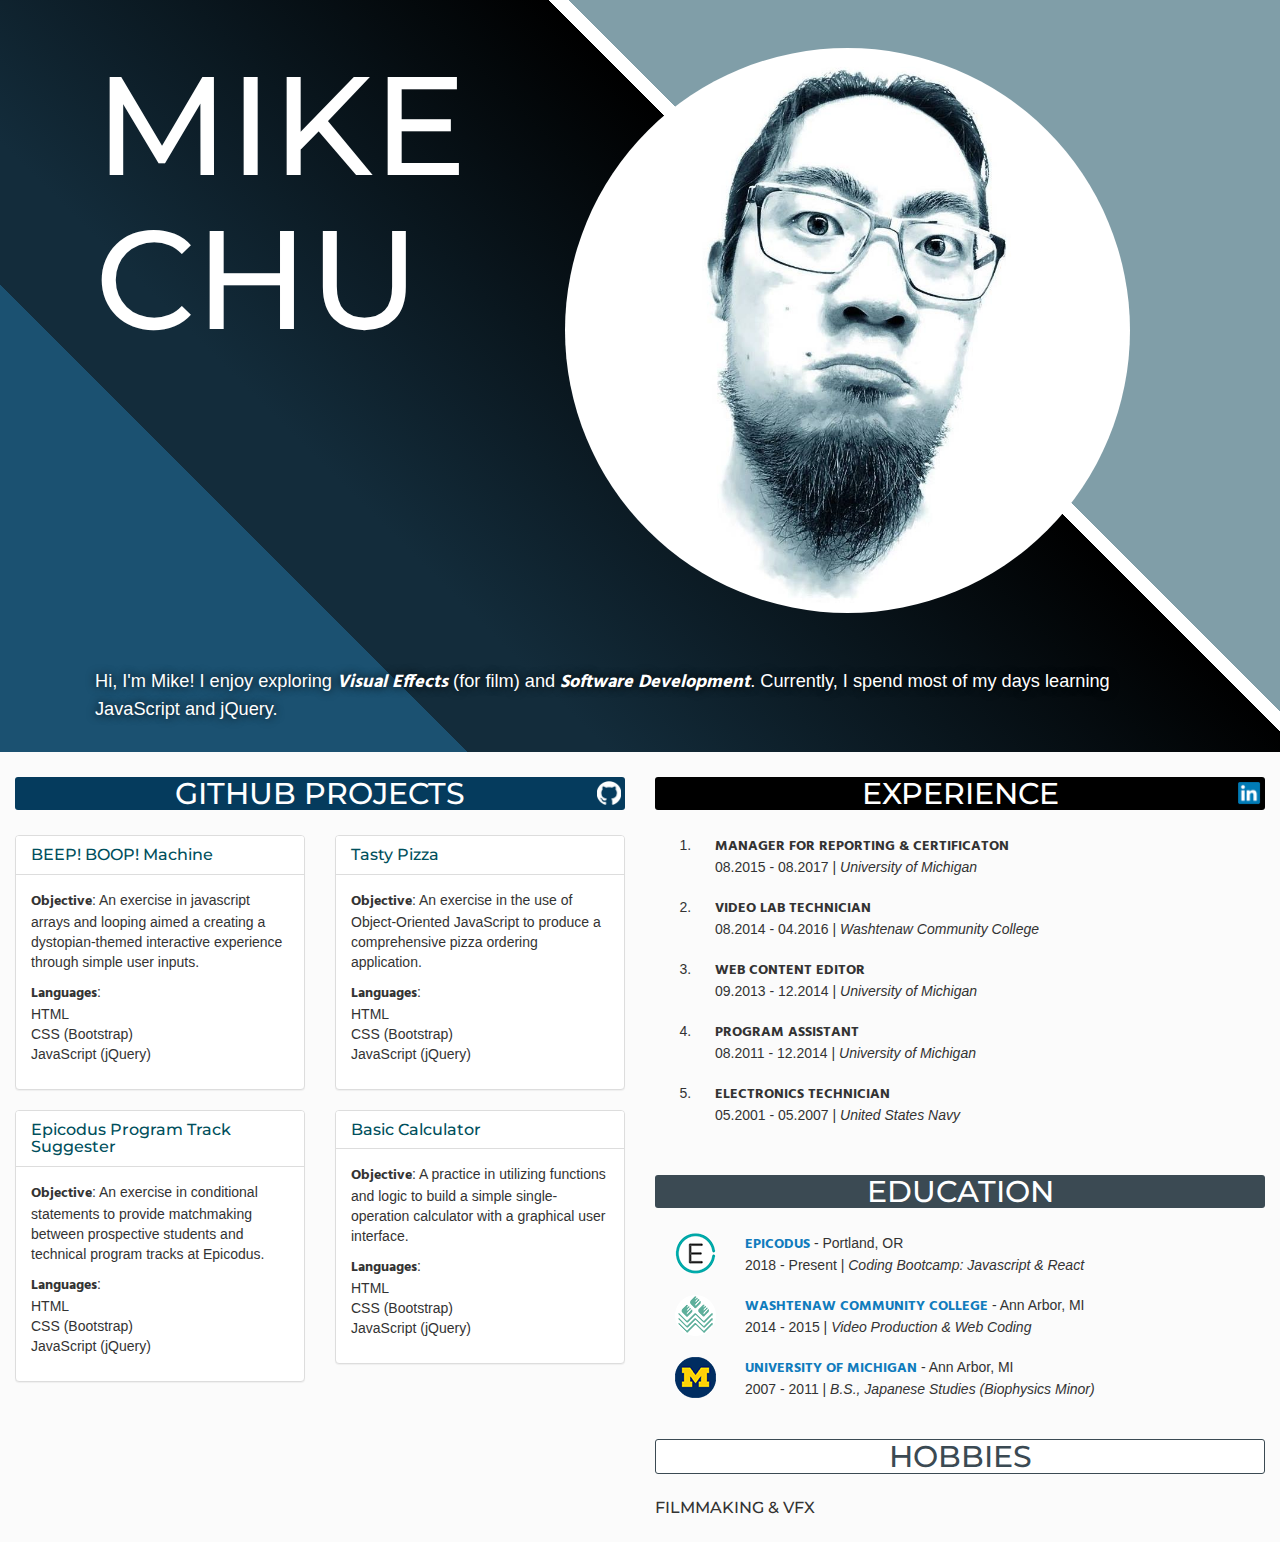
<file: projects/01/index.html>
<!DOCTYPE html>
<html>
  <head>
    <link rel="stylesheet" href="css/bootstrap.css" type="text/css">
    <link rel="stylesheet" href="css/styles.css" type="text/css">
    <link href="https://fonts.googleapis.com/css?family=Hind:700|Montserrat:700" rel="stylesheet">
    <meta charset="utf-8">
    <title>Mike Chu</title>
  </head>
  <body>
    <div class="container-fluid">
      <div class="section1 row"><!-- START - FIRST ROW CONTENT -->
        <div class="col-md-12">
          <div class="jumbotron">
            <img id="profile-pic" src="img/profile.jpg" alt="Mike Chu">
            <h1>MIKE <span class="header-break">CHU</span></h1>
            <p>Hi, I'm Mike! I enjoy exploring <strong><em>Visual Effects</em></strong> (for film) and <strong><em>Software Development</em></strong>. Currently, I spend most of my days learning JavaScript and jQuery.</p>
          </div>
        </div>
      </div>
      <div class="section2 row"><!-- START - SECOND ROW CONTENT -->
        <div class="col-sm-6"><!-- PROJECTS SECTION -->
          <h2 class="section-title">GITHUB PROJECTS</h2>
          <a href="https://github.com/m-chu" target="_blank"><img src="img/logo-github.png" alt="Github Logo"></a>
          <div class="row inner-row">
            <div class="col-md-6"><!-- PROJECTS - COLUMN LEFT -->
              <div class="panel panel-default">
                <div class="panel-heading">
                  <h2 class="panel-title">BEEP! BOOP! Machine</h2>
                </div>
                <div class="panel-body">
                  <p><strong>Objective</strong>: An exercise in javascript arrays and looping aimed a creating a dystopian-themed interactive experience through simple user inputs.</p>
                  <p><strong>Languages</strong>:<br>HTML<br>CSS (Bootstrap)<br>JavaScript (jQuery)</p>
                </div>
              </div>
              <div class="panel panel-default">
                <div class="panel-heading">
                  <h2 class="panel-title">Epicodus Program Track Suggester</h2>
                </div>
                <div class="panel-body">
                  <p><strong>Objective</strong>: An exercise in conditional statements to provide matchmaking between prospective students and technical program tracks at Epicodus.</p>
                  <p><strong>Languages</strong>:<br>HTML<br>CSS (Bootstrap)<br>JavaScript (jQuery)</p>
                </div>
              </div>
            </div>
            <div class="col-md-6"><!-- PROJECTS RIGHT -->
              <div class="panel panel-default">
                <div class="panel-heading">
                  <h2 class="panel-title">Tasty Pizza</h2>
                </div>
                <div class="panel-body">
                  <p><strong>Objective</strong>: An exercise in the use of Object-Oriented JavaScript to produce a comprehensive pizza ordering application.</p>
                  <p><strong>Languages</strong>:<br>HTML<br>CSS (Bootstrap)<br>JavaScript (jQuery)</p>
                </div>
              </div>
              <div class="panel panel-default">
                <div class="panel-heading">
                  <h2 class="panel-title">Basic Calculator</h2>
                </div>
                <div class="panel-body">
                  <p><strong>Objective</strong>: A practice in utilizing functions and logic to build a simple single-operation calculator with a graphical user interface.</p>
                  <p><strong>Languages</strong>:<br>HTML<br>CSS (Bootstrap)<br>JavaScript (jQuery)</p>
                </div>
              </div>
            </div>
          </div>
        </div>
        <div class="col-sm-6"><!-- BACKGROUND INFO SECTION -->
          <div class="experience">
            <h2 class="section-title">EXPERIENCE</h2>
            <a href="https://www.linkedin.com/in/mikechudev" target="_blank"><img src="img/logo-linkedin.png" alt="Linkedin Logo"></a>
            <ol>
              <li><strong>MANAGER FOR REPORTING &amp; CERTIFICATON</strong><br>
                08.2015 - 08.2017 | <em>University of Michigan</em>
              </li>
              <li><strong>VIDEO LAB TECHNICIAN</strong><br>
                08.2014 - 04.2016 | <em>Washtenaw Community College</em>
              </li>
              <li><strong>WEB CONTENT EDITOR</strong><br>
                09.2013 - 12.2014 | <em>University of Michigan</em>
              </li>
              <li><strong>PROGRAM ASSISTANT</strong><br>
                08.2011 - 12.2014 | <em>University of Michigan</em>
              </li>
              <li><strong>ELECTRONICS TECHNICIAN</strong><br>
                05.2001 - 05.2007 | <em>United States Navy</em>
              </li>
            </ol>
          </div>
          <div class="education">
            <h2 class="section-title">EDUCATION</h2>
            <ul>
              <li class="epicodus-logo"><strong><a href="https://www.epicodus.com" target="_blank">EPICODUS</a></strong> - Portland, OR<br>
                2018 - Present | <em>Coding Bootcamp: Javascript &amp; React</em>
              </li>
              <li class="wcc-logo"><strong><a href="http://www.wccnet.edu" target="_blank">WASHTENAW COMMUNITY COLLEGE</a></strong> - Ann Arbor, MI<br>
                2014 - 2015 | <em>Video Production &amp; Web Coding</em>
              </li>
              <li class="um-logo"><strong><a href="http://umich.edu" target="_blank">UNIVERSITY OF MICHIGAN</a></strong> - Ann Arbor, MI<br>
                2007 - 2011 | <em>B.S., Japanese Studies (Biophysics Minor)</em>
              </li>
            </ul>
          </div>
          <div class="hobbies">
            <h2 class="section-title">HOBBIES</h2>
            <h3 class="accent panel-title">FILMMAKING &amp; VFX</h3>
          </div>
        </div>
      </div>
    </div><!-- END - CONTAINER DIV -->
  </body>
</html>
</file>
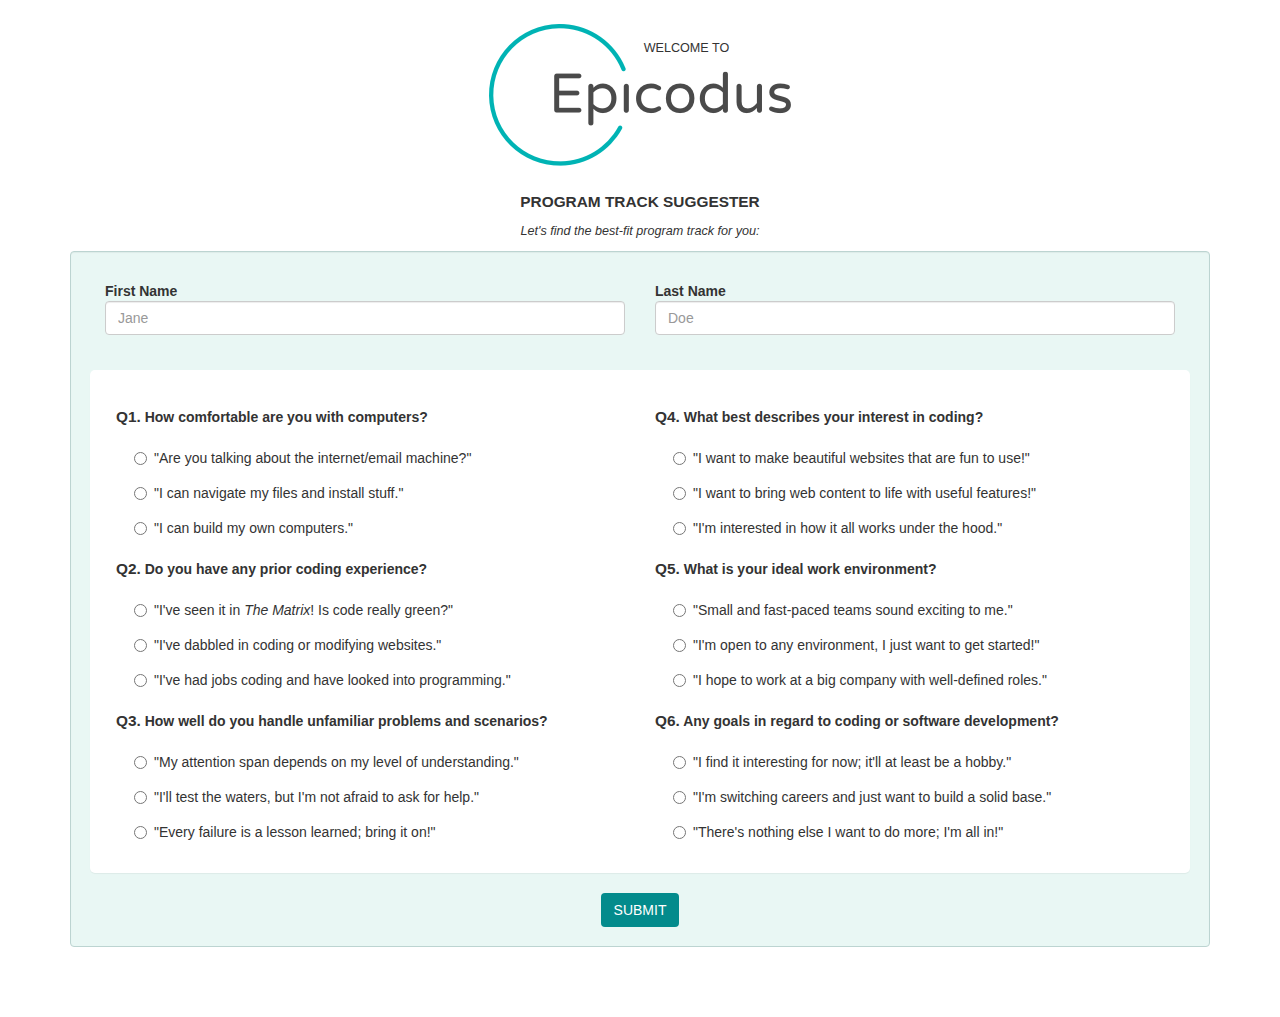
<file: projects/02/index.html>
<!DOCTYPE html>
<html>
  <head>
    <link href="css/bootstrap.css" rel="stylesheet" type="text/css">
    <link href="css/styles.css" rel="stylesheet" type="text/css">
    <link href="https://fonts.googleapis.com/css?family=Nunito" rel="stylesheet">
    <script src="js/jquery-3.3.1.js"></script>
    <script src="js/scripts.js"></script>
    <meta charset="utf-8">
    <title>Epicodus Program Track Suggester</title>
  </head>
  <body>
    <div class="container">
      <div class="jumbotron">
        <p>WELCOME TO</p>
        <img src="img/epicodus.png" alt="epicodus logo">
      </div>
      <p class="text-center upsize"><strong>PROGRAM TRACK SUGGESTER</strong></p>
      <p class="text-center downsize"><em>Let's find the best-fit program track for you:</em></p>
<!-- SURVEY SECTION -->
      <form class="well">
        <div class="row">
          <div class="col-sm-6 form-group">
            <label for="firstname">First Name</label>
            <input id="firstname" class="form-control" type="text" placeholder="Jane">
          </div>
          <div class="col-sm-6 form-group">
            <label for="lastname">Last Name</label>
            <input id="lasttname" class="form-control" type="text" placeholder="Doe">
          </div>
        </div>
        <div class="row form-group panel">
          <div class="col-sm-6">
  <!-- Q1 -->
            <label><span class="upsize">Q1.</span> How comfortable are you with computers?</label>
            <div class="radio">
              <label>
                <input type="radio" name="aptitude1" value="A" required>"Are you talking about the internet/email machine?"
              </label>
            </div>
            <div class="radio">
              <label>
                <input type="radio" name="aptitude1" value="B">"I can navigate my files and install stuff."
              </label>
            </div>
            <div class="radio">
              <label>
                <input type="radio" name="aptitude1" value="C">"I can build my own computers."
              </label>
            </div>
  <!-- Q2 -->
            <label><span class="upsize">Q2.</span> Do you have any prior coding experience?</label>
            <div class="radio">
              <label>
                <input type="radio" name="aptitude2" value="A" required>"I've seen it in <em>The Matrix</em>! Is code really green?"
              </label>
            </div>
            <div class="radio">
              <label>
                <input type="radio" name="aptitude2" value="B">"I've dabbled in coding or modifying websites."
              </label>
            </div>
            <div class="radio">
              <label>
                <input type="radio" name="aptitude2" value="C">"I've had jobs coding and have looked into programming."
              </label>
            </div>
  <!-- Q3 -->
            <label><span class="upsize">Q3.</span> How well do you handle unfamiliar problems and scenarios?</label>
            <div class="radio">
              <label>
                <input type="radio" name="attitude1" value="A" required>"My attention span depends on my level of understanding."
              </label>
            </div>
            <div class="radio">
              <label>
                <input type="radio" name="attitude1" value="B">"I'll test the waters, but I'm not afraid to ask for help."
              </label>
            </div>
            <div class="radio">
              <label>
                <input type="radio" name="attitude1" value="C">"Every failure is a lesson learned; bring it on!"
              </label>
            </div>
          </div>
          <div class="col-sm-6">
  <!-- Q4 -->
            <label><span class="upsize">Q4.</span> What best describes your interest in coding?</label>
            <div class="radio">
              <label>
                <input type="radio" name="interest1" value="A" required>"I want to make beautiful websites that are fun to use!"
              </label>
            </div>
            <div class="radio">
              <label>
                <input type="radio" name="interest1" value="B">"I want to bring web content to life with useful features!"
              </label>
            </div>
            <div class="radio">
              <label>
                <input type="radio" name="interest1" value="C">"I'm interested in how it all works under the hood."
              </label>
            </div>
  <!-- Q5 -->
            <label><span class="upsize">Q5.</span> What is your ideal work environment?</label>
            <div class="radio">
              <label>
                <input type="radio" name="interest2" value="A" required>"Small and fast-paced teams sound exciting to me."
              </label>
            </div>
            <div class="radio">
              <label>
                <input type="radio" name="interest2" value="B">"I'm open to any environment, I just want to get started!"
              </label>
            </div>
            <div class="radio">
              <label>
                <input type="radio" name="interest2" value="C">"I hope to work at a big company with well-defined roles."
              </label>
            </div>
  <!-- Q6 -->
            <label><span class="upsize">Q6.</span> Any goals in regard to coding or software development?</label>
            <div class="radio">
              <label>
                <input type="radio" name="interest3" value="A" required>"I find it interesting for now; it'll at least be a hobby."
              </label>
            </div>
            <div class="radio">
              <label>
                <input type="radio" name="interest3" value="B">"I'm switching careers and just want to build a solid base."
              </label>
            </div>
            <div class="radio">
              <label>
                <input type="radio" name="interest3" value="C">"There's nothing else I want to do more; I'm all in!"
              </label>
            </div>
          </div>
        </div>
        <button type="submit" class="btn">SUBMIT</button>
      </form>
<!-- SURVEY RESULT -->
      <div id="result1" class="row well no-display result">
        <p class="recommend">Keep Exploring</p>
        <h3>Stay Motivated!</h3>
        <div class="col-sm-3">
          <img src="img/paper-pencil.png" alt="paper and pencil" width="120px">
        </div>
        <div class="col-sm-9">
          <blockquote>
            <p><span class="input-name">, w</span>e're excited to hear that you're interested in Epicodus! While it's great that you've taken your first steps towards exploring a potential future in software development, we highly recommend that you take advantage of the many free online coding resources before applying at Epicodus. This will not only help ensure you're prepared for the accelerated journey ahead, but also optimize the rewarding learning experiencs offered by each of our many coding bootcamps.</p>
            <p>Take some time to gather information and build more confidence in your knowledge of the challenges you'll face. When you're ready, retake the survey or schedule a campus visit to find out if a coding bootcamp is a good fit for you.</p>
            <p>Best of luck to you, stay motivated, and we look forward to hearing from you!</p>
          </blockquote>
        </div>
      </div>
      <div id="result2" class="row well no-display result">
        <p class="recommend">Recommended for You</p>
        <h3><span class="downsize">Epicodus Course</span><br>Intro to Programming</h3>
        <div class="col-sm-3">
          <img src="img/intro.png" alt="intro icon" width="100px">
        </div>
        <div class="col-sm-9">
          <blockquote>
            <p>This course is for beginners to learn the fundamentals of programming. After completing this course, you'll be able to build basic web pages and understand programming fundamentals. No coding experience is required, but computer proficiency is necessary.</p>
            <footer>Epicodus</footer>
          </blockquote>
        </div>
      </div>
      <div id="result3" class="row well no-display result">
        <p class="recommend">Recommended for You</p>
        <h3><span class="downsize">Epicodus Program Track</span><br>CSS | REACT</h3>
        <div class="col-sm-3">
          <img src="img/css.png" alt="css icon">
          <img src="img/react.png" alt="react icon" width="100px">
        </div>
        <div class="col-sm-9">
          <blockquote>
            <p>Now that Epicodus offers so many different courses, we often get students unsure of what to take after they finish Introduction to Programming. If you're an Epicodus student or anybody wondering which language to learn, the first thing you need to decide is if you want to focus more on front-end or back-end development. Front-end developers spend their time making things look and work well, obsessing over layouts, navigation, colors, and design. If this type of work appeals to you, your best bet is to take CSS and Design classes at Epicodus.</p>
            <footer>Michael Kaiser-Nyman</footer>
          </blockquote>
        </div>
      </div>
      <div id="result4" class="row well no-display result">
        <p class="recommend">Recommended for You</p>
        <h3><span class="downsize">Epicodus Program Track</span><br>JAVA | ANDROID</h3>
        <div class="col-sm-3">
          <img src="img/java.png" alt="java icon">
          <img src="img/android.png" alt="android icon">
        </div>
        <div class="col-sm-9">
          <blockquote>
            <p>Java is also a favorite of enterprise companies, but its appeal is broader as well: it's one of the most popular of all programming languages, and it's used in everything from for high-performance processing to building Android user interfaces. Because Java has been very popular for a very long time and is used in so many applications, it is also a very high-demand language. If you're interested in working for an enterprise-level company, as an Android developer, or in high-performance applications, Java could be a good language to learn.</p>
            <footer>Michael Kaiser-Nyman</footer>
          </blockquote>
        </div>
      </div>
      <div id="result5" class="row well no-display result">
        <p class="recommend">Recommended for You</p>
        <h3><span class="downsize">Epicodus Program Track</span><br>RUBY | RAILS</h3>
        <div class="col-sm-3">
          <img src="img/ruby.png" alt="ruby icon">
          <img src="img/rails.png" alt="rails icon">
        </div>
        <div class="col-sm-9">
          <blockquote>
            <p>Ruby is a favorite language of developers building interactive web applications. If an app involves users creating accounts, entering information, and interacting with dynamic content, there's a good chance it is built with Ruby. Ruby became popular because the Rails framework, which is written with Ruby, simplified many of the common tasks associated with building web applications. It's most popular with startups and smaller companies who are looking to build their product quickly.</p>
            <footer>Michael Kaiser-Nyman</footer>
          </blockquote>
        </div>
      </div>
      <div id="result6" class="row well no-display result">
        <p class="recommend">Recommended for You</p>
        <h3><span class="downsize">Epicodus Program Track</span><br>C# | .NET</h3>
        <div class="col-sm-3">
          <img src="img/c-sharp.png" alt="c-sharp icon">
          <img src="img/net.png" alt="dot-net icon" width="100px">
        </div>
        <div class="col-sm-9">
          <blockquote>
            <p>C# is most popular among bigger established businesses, often for building internal software. Because it's been around for a long time and has the backing of Microsoft, it is one of the most in-demand languages in the job market. C# has also been going through a bit of a rebirth lately, with Microsoft open sourcing the language and surrounding platform, porting it to run on Mac and Linux, and incorporating many of the best features of other languages. If you like the idea of working for a larger company on business software, C# is a great choice.</p>
            <footer>Michael Kaiser-Nyman</footer>
          </blockquote>
        </div>
      </div>
<!-- THANK YOU -->
      <div id="thankyou" class="no-display">
        <button id="all-tracks" type="button" class="btn">See All Tracks</button>
        <h2>Thanks for taking the survey<span class="input-name">, </span>!</h2>
        <button id="reset" type="button" class="btn">START OVER</button>
      </div>
    </div>
  </body>
</html>
</file>
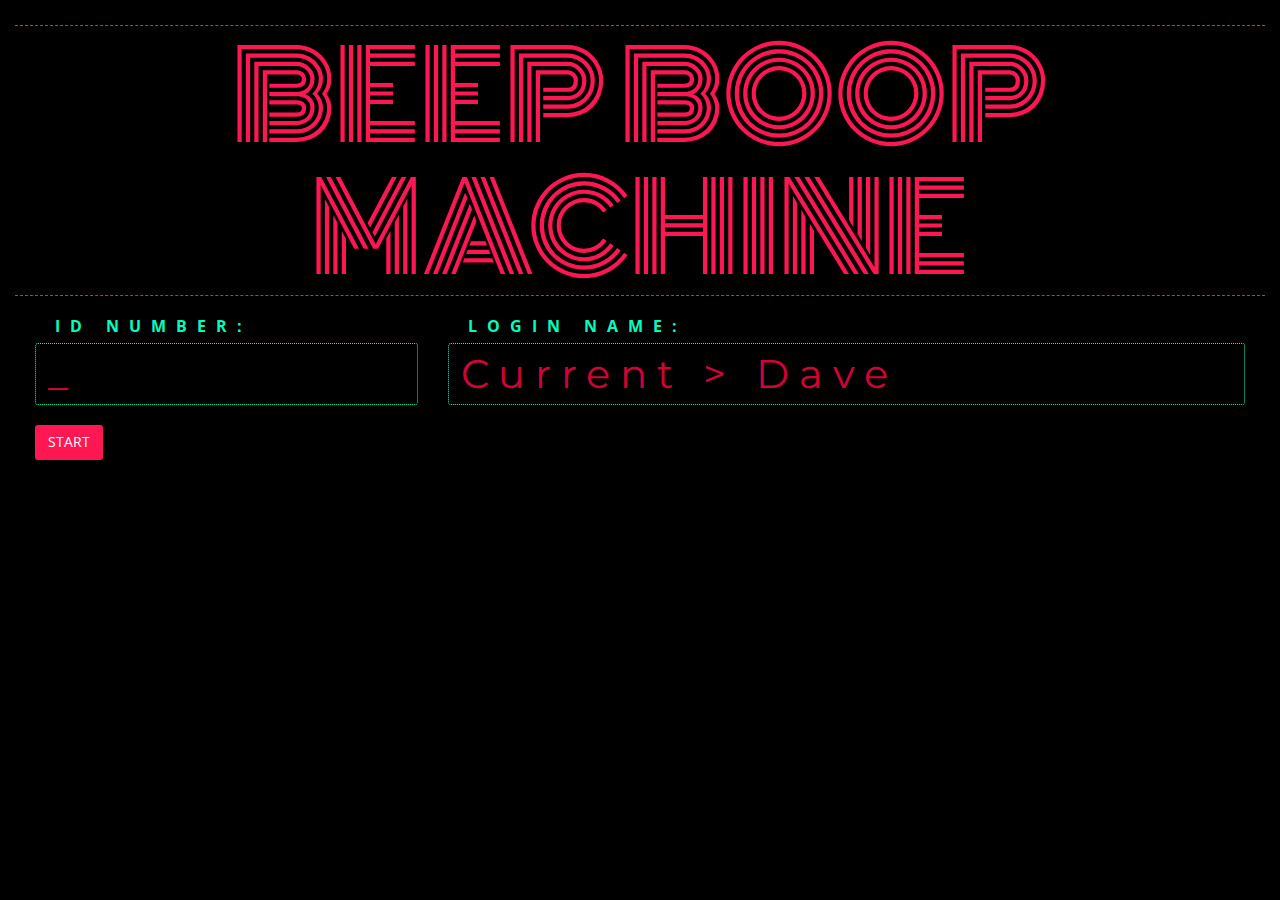
<file: projects/03/index.html>
<!DOCTYPE html>
<html>
  <head>
    <link href="css/bootstrap.css" rel="stylesheet" type="text/css">
    <link href="css/styles.css" rel="stylesheet" type="text/css">
    <link href="https://fonts.googleapis.com/css?family=Monoton|Open+Sans:700|Montserrat:300" rel="stylesheet">
    <script src="js/jquery-3.3.1.js"></script>
    <script src="js/scripts.js"></script>
    <meta charset="utf-8">
    <title>EPI Solo Project 3</title>
  </head>
  <body>
    <div class="container-fluid">
      <header>
        <h1 class="breathe">Beep Boop <br>Machine</h1>
      </header>
      <form class="well">
        <div id="inputs" class="row">
          <div class="form-group col-xs-4">
            <label for="input-number">ID Number:</label>
            <div class="input-shell">
              <input id="input-number" class="form-control blink" type="text" maxlength="4" placeholder="_" required>
            </div>
          </div>
          <div class="form-group col-xs-8">
            <label for="input-name">Login Name:</label>
            <div class="input-shell">
              <input id="input-name" class="form-control pulse" type="text" maxlength="20" placeholder="Current > Dave">
            </div>
          </div>
          <div id="controls" class="col-xs-4 btn-group">
            <button id="submit" type="submit" class="btn">START</button>
            <button id="reverse" type="button" class="btn post-ctrl toggle display-none">RWD</button>
            <button id="forward" type="button" class="btn post-ctrl toggle display-none">FWD</button>
            <button id="purge" type="button" class="btn post-ctrl pulse display-none">PURGE</button>
          </div>
          <div id="error-message" class="col-xs-8 display-none">
          </div>
        </div>
      </form>
      <div id="result" class="display-none">
      </div>
      <div id="shield" class="display-none">
      </div>
    </div>
  </body>
</html>
</file>
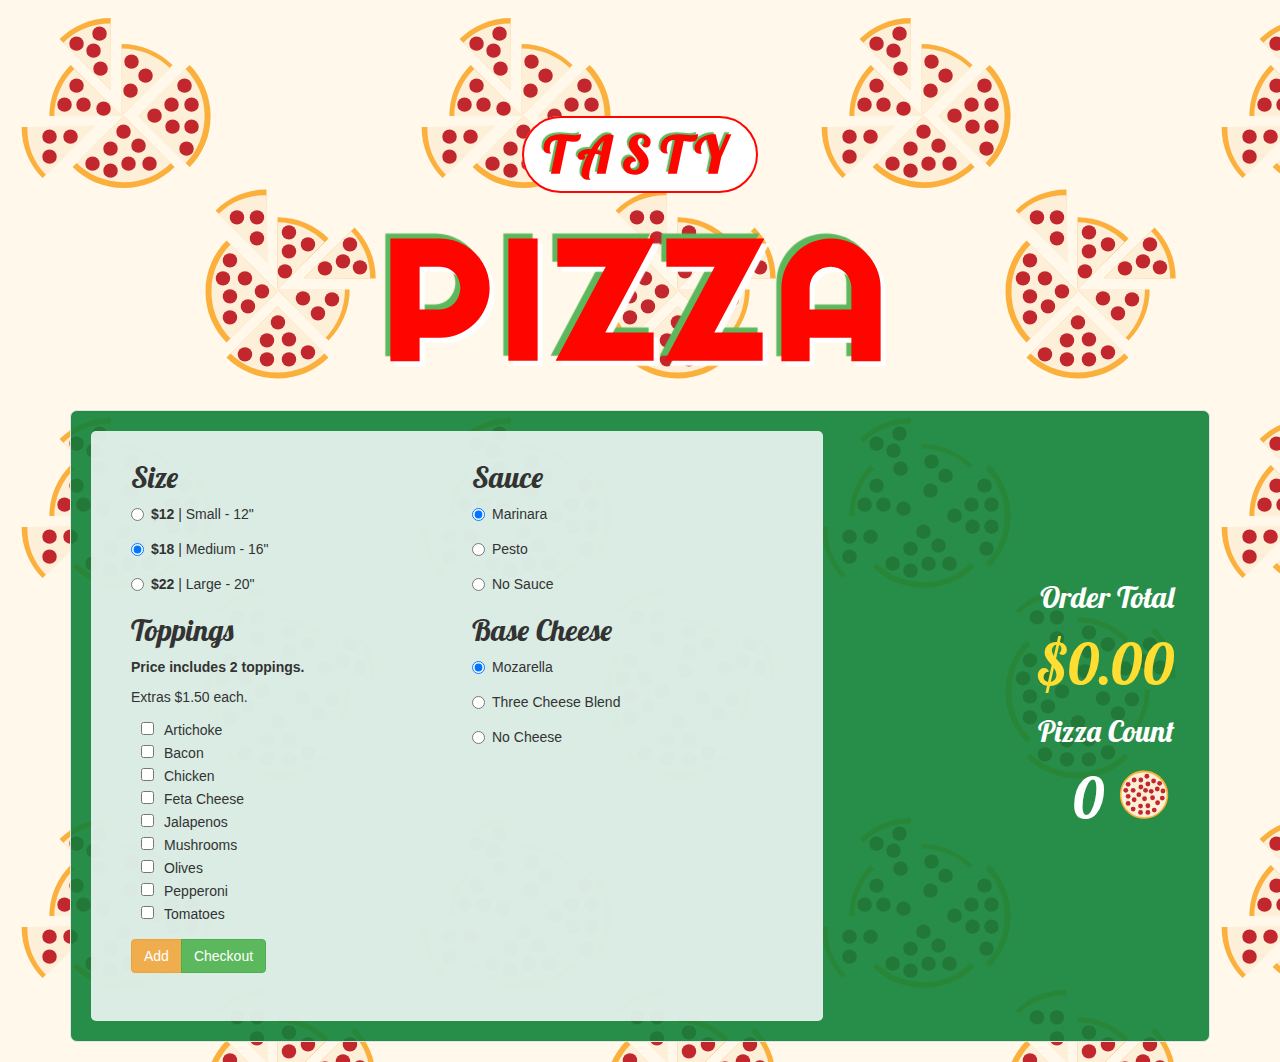
<file: projects/04/index.html>
<!DOCTYPE html>
<html>
  <head>
    <link href="css/bootstrap.css" rel="stylesheet" type="text/css">
    <link href="css/styles.css" rel="stylesheet" type="text/css">
    <link href="https://fonts.googleapis.com/css?family=Lobster|Righteous" rel="stylesheet">
    <script src="js/jquery-3.3.1.js"></script>
    <script src="js/scripts.js"></script>
    <meta charset="utf-8">
    <title>Tasty Pizza</title>
  </head>
  <body>
    <h1 class="text-uppercase"><span class="title-accent">Tasty</span><br>Pizza</h1>
    <div class="container">
      <form id="order" class="well">
        <div class="row">
<!-- ORDER FORM INPUTS -->
          <div class="col-xs-8">
            <div id="order-input" class="row">
              <div class="col-xs-6">
                <h2>Size</h2>
                <div class="form-group">
                  <div class="radio">
                    <label>
                      <input type="radio" name="pizza-size" value="Small"><strong>&dollar;12</strong> | Small - 12"
                    </label>
                  </div>
                </div>
                <div class="form-group">
                  <div class="radio">
                    <label>
                      <input type="radio" name="pizza-size" value="Medium" checked><strong>&dollar;18</strong> | Medium - 16"
                    </label>
                  </div>
                </div>
                <div class="form-group">
                  <div class="radio">
                    <label>
                      <input type="radio" name="pizza-size" value="Large"><strong>&dollar;22</strong> | Large - 20"
                    </label>
                  </div>
                </div>
                <h2>Toppings</h2>
                <p><strong>Price includes 2 toppings.</strong></p>
                <p>Extras &dollar;1.50 each.</p>
                <div class="form-group">
                  <input type="checkbox" name="toppings" value="Artichoke">Artichoke<br>
                  <input type="checkbox" name="toppings" value="Bacon">Bacon<br>
                  <input type="checkbox" name="toppings" value="Chicken">Chicken<br>
                  <input type="checkbox" name="toppings" value="Feta Cheese">Feta Cheese<br>
                  <input type="checkbox" name="toppings" value="Jalapenos">Jalapenos<br>
                  <input type="checkbox" name="toppings" value="Mushrooms">Mushrooms<br>
                  <input type="checkbox" name="toppings" value="Olives">Olives<br>
                  <input type="checkbox" name="toppings" value="Pepperoni">Pepperoni<br>
                  <input type="checkbox" name="toppings" value="Tomatoes">Tomatoes<br>
                </div>
                <div class="btn-group text-center">
                  <button class="btn btn-warning" type="submit">Add</button>
                  <button id="checkout" class="btn btn-success" type="button">Checkout</button>
                </div>
              </div>
              <div class="col-xs-6">
                <h2>Sauce</h2>
                <div class="form-group">
                  <div class="radio">
                    <label>
                      <input type="radio" name="sauce" value="Marinara" checked>Marinara
                    </label>
                  </div>
                </div>
                <div class="form-group">
                  <div class="radio">
                    <label>
                      <input type="radio" name="sauce" value="Pesto">Pesto
                    </label>
                  </div>
                </div>
                <div class="form-group">
                  <div class="radio">
                    <label>
                      <input type="radio" name="sauce" value="No Sauce">No Sauce
                    </label>
                  </div>
                </div>
                <h2>Base Cheese</h2>
                <div class="form-group">
                  <div class="radio">
                    <label>
                      <input type="radio" name="cheese" value="Mozarella" checked>Mozarella
                    </label>
                  </div>
                </div>
                <div class="form-group">
                  <div class="radio">
                    <label>
                      <input type="radio" name="cheese" value="3-Cheese">Three Cheese Blend
                    </label>
                  </div>
                </div>
                <div class="form-group">
                  <div class="radio">
                    <label>
                      <input type="radio" name="cheese" value="No Cheese">No Cheese
                    </label>
                  </div>
                </div>
              </div>
            </div>
            <div id="confirm-order" class="row display-none">
              <div class="col-xs-6">
                <h2>Your Order</h2>
                <div class="bin">
                </div>
                <div class="btn-group">
                  <button id="confirm" class="btn btn-success" type="button">Confirm</button>
                  <button id="back" class="btn btn-danger" type="button">Back</button>
                </div>
              </div>
              <div class="col-xs-6">
                <h2>Service Type</h2>
                <form id="service-type">
                  <div class="form-group">
                    <div class="radio">
                      <label>
                        <input id="pick-up" type="radio" name="delivery" value="Pick-Up" checked>Pick-Up
                      </label>
                    </div>
                  </div>
                  <div class="form-group">
                    <div class="radio">
                      <label>
                        <input id="delivery" type="radio" name="delivery" value="Delivery">Delivery
                      </label>
                    </div>
                  </div>
                  <div class="form-group address display-none">
                    <label>Street</label>
                    <input id="street" class="form-control" type="text">
                  </div>
                  <div class="form-group address display-none">
                    <label>City</label>
                    <input id="city" class="form-control" type="text">
                  </div>
                  <div class="form-group address display-none">
                    <label>Zip</label>
                    <input id="zip" class="form-control" type="text">
                  </div>
                </form>
              </div>
            </div>
          </div>
<!-- ORDER DETAILS -->
          <div id="order-details" class="col-xs-4 text-right">
            <h2>Order Total</h2>
            <h3 id="order-total" class="upsize text-warning">&dollar;<span>0.00</span></h3>
            <h2>Pizza Count</h2>
            <img id="floating-pizza" src="img/pizza.svg" alt="pizza">
            <h3 id="pizza-count" class="upsize">0</h3>
          </div>
        </div>
      </form>
<!-- ORDER CART -->
      <div id="order-cart" class="text-center">
      </div>
<!-- THANK YOU -->
      <div id="thank-you" class="well text-center display-none">
        <h2>Thank You!</h2>
        <div class="bin">
        </div>
        <button id="reset" class="btn btn-success" type="button">Order Again</button>
      </div>
    </div>
  </body>
</html>
</file>
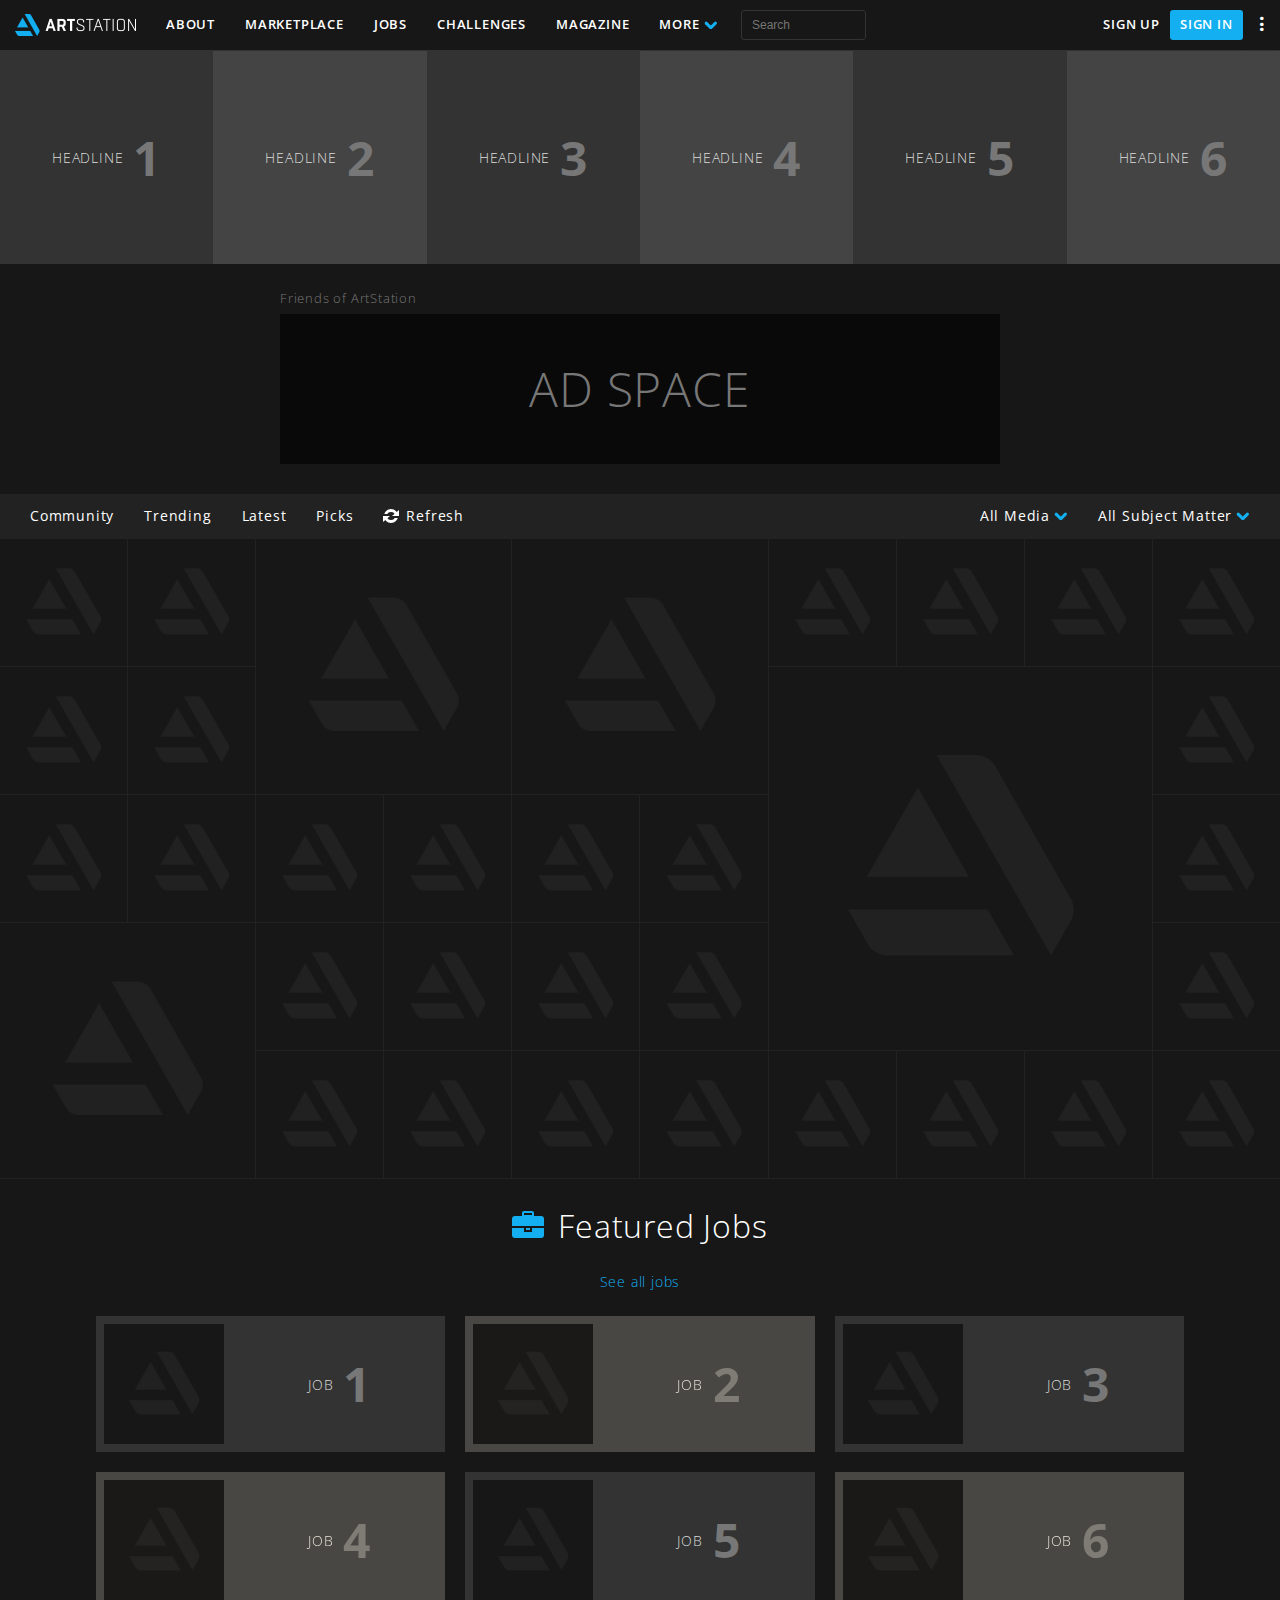
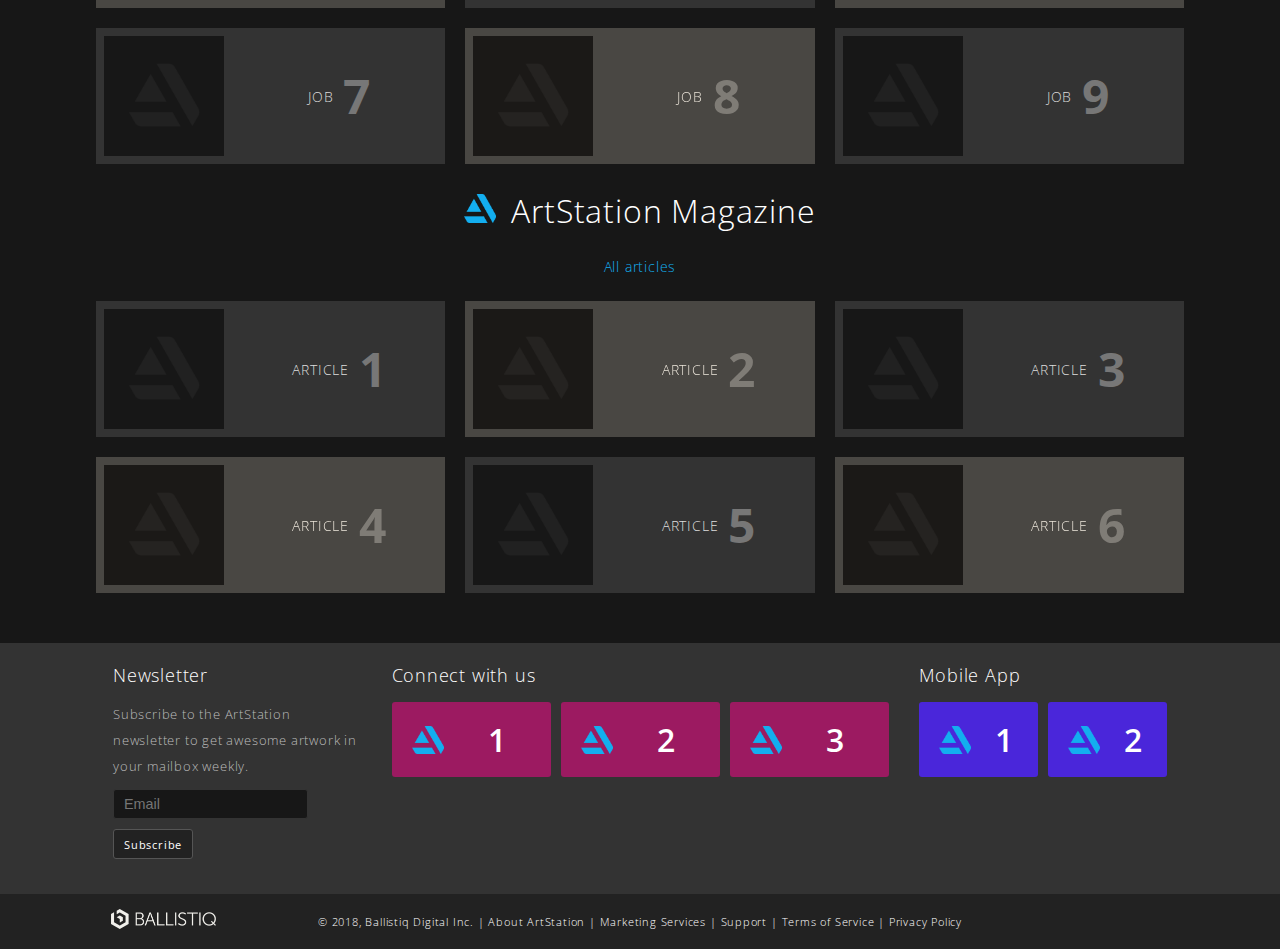
<file: projects/08/index.html>
<!DOCTYPE html>
<html>
  <head>
    <link href="css/styles.css" rel="stylesheet" type="text/css">
    <meta name="viewport" content="width=device-width, initial-scale=1.0">
    <meta charset="utf-8">
    <title>ArtStation Clone</title>
  </head>
  <body>
  <!-- TOP NAVBAR -->
    <nav>
      <div id="brand">
        <a href="#"><img src="img/logo.png" alt="ArtStation Logo"></a>
      </div>
      <div id="main-nav">
        <button class="display-none tri-bar" type="button">
          <div class="bar bar-top"></div>
          <div class="bar bar-mid"></div>
          <div class="bar bar-bottom"></div>
        </button>
        <ul>
          <li><a href="#">About</a></li>
          <li><a href="#">Marketplace</a></li>
          <li><a href="#">Jobs</a></li>
          <li><a href="#">Challenges</a></li>
          <li><a href="#">Magazine</a></li>
          <li class="display-none">
            <button>More
              <div class="chevron">
                <div class="wing left-wing"></div>
                <div class="wing right-wing"></div>
              </div>
            </button>
            <ul class="dropdown">
              <li><a href="#">Books</a></li>
              <li><a href="#">Masterclasses</a></li>
            </ul>
          </li>
          <li><a href="#">Books</a></li>
          <li><a href="#">Masterclasses</a></li>
          <li class="display-none"><a href="#search">Search</a></li>
        </ul>
      </div>
      <div id="search">
        <input type="text" placeholder="Search">
      </div>
      <div id="login-nav">
        <ul>
          <li><a href="#">Sign Up</a></li>
          <li><a href="#" class="btn-blue">Sign In</a></li>
          <li>
            <button class="tri-dot">
              <span>&bull;&bull;&bull;</span>
            </button>
            <ul class="dropdown">
              <li><a href="#">About ArtStation</a></li>
              <li><a href="#">Marketing Services</a></li>
              <li class="divider"></li>
              <li><a href="#">Help</a></li>
              <li class="divider"></li>
              <li><a href="#">Newsletter</a></li>
              <li><a href="#">Facebook</a></li>
              <li><a href="#">Instagram</a></li>
              <li><a href="#">Twitter</a></li>
              <li class="divider"></li>
              <li><a href="#">Terms of Service</a></li>
              <li><a href="#">Privacy Policy</a></li>
            </ul>
          </li>
        </ul>
      </div>
    </nav>
<!-- MAIN CONTENT -->
    <div id="main">
      <section id="headline">
        <article class="item-1"><p>Headline</p><h3>1</h3></article>
        <article class="item-2"><p>Headline</p><h3>2</h3></article>
        <article class="item-3"><p>Headline</p><h3>3</h3></article>
        <article class="item-4"><p>Headline</p><h3>4</h3></article>
        <article class="item-5"><p>Headline</p><h3>5</h3></article>
        <article class="item-6"><p>Headline</p><h3>6</h3></article>
        <article class="item-7"><p>Headline</p><h3>7</h3></article>
      </section>
      <section id="advertise">
        <p>Friends of ArtStation</p>
        <h3>Ad Space</h3>
      </section>
  <!-- ARTBOARD FILTER TABS -->
      <section id="artboard-tabs">
        <ul>
          <li><button>Community</button></li>
          <li><button>Trending</button></li>
          <li><button>Latest</button></li>
          <li><button>Picks</button></li>
          <li>
            <button class="refresh">
              <div class="refresh-icon">
                <div class="shape circle"></div>
                <div class="shape bar"></div>
                <div class="shape triangle-top"></div>
                <div class="shape triangle-bottom"></div>
              </div>
              Refresh
            </button>
          </li>
        </ul>
        <ul>
          <li>
            <button>All Subject Matter
              <div class="chevron">
                <div class="wing left-wing"></div>
                <div class="wing right-wing"></div>
              </div>
            </button>
            <ul class="dropdown scroll-y">
              <li><a href="#">Animation</a></li>
              <li><a href="#">Architectural Visualization</a></li>
              <li><a href="#">Architecture</a></li>
              <li><a href="#">Characters</a></li>
              <li><a href="#">Comic Art</a></li>
              <li><a href="#">Concept Art</a></li>
              <li><a href="#">Creatures</a></li>
              <li><a href="#">Environments</a></li>
              <li><a href="#">Fantasy</a></li>
              <li><a href="#">Game Art</a></li>
              <li><a href="#">Illustration</a></li>
              <li><a href="#">Industrial Design</a></li>
              <li><a href="#">Matte Painting</a></li>
              <li><a href="#">Mecha</a></li>
              <li><a href="#">Motion Graphics</a></li>
              <li><a href="#">Product Design</a></li>
              <li><a href="#">Props</a></li>
              <li><a href="#">Science Fiction</a></li>
              <li><a href="#">Still Life</a></li>
              <li><a href="#">Storyboards</a></li>
              <li><a href="#">Storytelling</a></li>
              <li><a href="#">Surreal</a></li>
              <li><a href="#">Textures &amp; Materials</a></li>
              <li><a href="#">Transport &amp; Vehicles</a></li>
              <li><a href="#">Tutorial</a></li>
              <li><a href="#">User Interface</a></li>
              <li><a href="#">Virtual Reality</a></li>
              <li><a href="#">Visual Effects</a></li>
              <li><a href="#">Weapons</a></li>
              <li><a href="#">Whimsical</a></li>
            </ul>
          </li>
          <li>
            <button>All Media
              <div class="chevron">
                <div class="wing left-wing"></div>
                <div class="wing right-wing"></div>
              </div>
            </button>
            <ul class="dropdown">
              <li><a href="#">All Media</a></li>
              <li><a href="#">Digital 2D</a></li>
              <li><a href="#">Digital 3D</a></li>
              <li><a href="#">Traditional 2D</a></li>
              <li><a href="#">Traditional 3D</a></li>
              <li class="divider"></li>
              <li><span class="text">Only show projects with:</span></li>
              <li>
                <span class="text">
                  <input type="checkbox" name="media-feature" value="1">Marmoset Viewer
                </span>
              </li>
              <li>
                <span class="text">
                  <input type="checkbox" name="media-feature" value="2">Sketchfab
                </span>
              </li>
              <li>
                <span class="text">
                  <input type="checkbox" name="media-feature" value="3">Video
                </span>
              </li>
              <li>
                <span class="text">
                  <input type="checkbox" name="media-feature" value="4">360 Panos
                </span>
              </li>
            </ul>
          </li>
        </ul>
      </section>
  <!-- ARTBOARD GRID -->
      <section id="artboard">
        <img src="img/square-placeholder.png" alt="placeholder">
        <img src="img/square-placeholder.png" alt="placeholder">
        <img class="medium" src="img/square-placeholder.png" alt="placeholder">
        <img class="medium" src="img/square-placeholder.png" alt="placeholder">
        <img src="img/square-placeholder.png" alt="placeholder">
        <img src="img/square-placeholder.png" alt="placeholder">
        <img src="img/square-placeholder.png" alt="placeholder">
        <img src="img/square-placeholder.png" alt="placeholder">
        <img src="img/square-placeholder.png" alt="placeholder">
        <img src="img/square-placeholder.png" alt="placeholder">
        <img class="big" src="img/square-placeholder.png" alt="placeholder">
        <img src="img/square-placeholder.png" alt="placeholder">
        <img src="img/square-placeholder.png" alt="placeholder">
        <img src="img/square-placeholder.png" alt="placeholder">
        <img src="img/square-placeholder.png" alt="placeholder">
        <img src="img/square-placeholder.png" alt="placeholder">
        <img src="img/square-placeholder.png" alt="placeholder">
        <img class="medium" src="img/square-placeholder.png" alt="placeholder">
        <img src="img/square-placeholder.png" alt="placeholder">
        <img src="img/square-placeholder.png" alt="placeholder">
        <img src="img/square-placeholder.png" alt="placeholder">
        <img src="img/square-placeholder.png" alt="placeholder">
        <img src="img/square-placeholder.png" alt="placeholder">
        <img src="img/square-placeholder.png" alt="placeholder">
        <img src="img/square-placeholder.png" alt="placeholder">
        <img src="img/square-placeholder.png" alt="placeholder">
        <img src="img/square-placeholder.png" alt="placeholder">
        <img src="img/square-placeholder.png" alt="placeholder">
        <img src="img/square-placeholder.png" alt="placeholder">
        <img src="img/square-placeholder.png" alt="placeholder">
        <img src="img/square-placeholder.png" alt="placeholder">
        <img src="img/square-placeholder.png" alt="placeholder">
        <img src="img/square-placeholder.png" alt="placeholder">
      </section>
  <!-- JOB BOARD PANELS -->
      <section id="jobs">
        <h2 class="section-title">
          <div class="suitcase">
            <div class="shape shape-1"></div>
            <div class="shape shape-2"></div>
            <div class="shape shape-3"></div>
            <div class="shape shape-4"></div>
          </div>
          Featured Jobs
        </h2>
        <p><a href="#">See all jobs</a></p>
        <div class="card-grid wrapper">
          <div class="card">
            <img src="img/square-placeholder.png" alt="placeholder">
            <div class="info"><p>Job</p><h3>1</h3></div>
          </div>
          <div class="card">
            <img src="img/square-placeholder.png" alt="placeholder">
            <div class="info"><p>Job</p><h3>2</h3></div>
          </div>
          <div class="card">
            <img src="img/square-placeholder.png" alt="placeholder">
            <div class="info"><p>Job</p><h3>3</h3></div>
          </div>
          <div class="card">
            <img src="img/square-placeholder.png" alt="placeholder">
            <div class="info"><p>Job</p><h3>4</h3></div>
          </div>
          <div class="card">
            <img src="img/square-placeholder.png" alt="placeholder">
            <div class="info"><p>Job</p><h3>5</h3></div>
          </div>
          <div class="card">
            <img src="img/square-placeholder.png" alt="placeholder">
            <div class="info"><p>Job</p><h3>6</h3></div>
          </div>
          <div class="card">
            <img src="img/square-placeholder.png" alt="placeholder">
            <div class="info"><p>Job</p><h3>7</h3></div>
          </div>
          <div class="card">
            <img src="img/square-placeholder.png" alt="placeholder">
            <div class="info"><p>Job</p><h3>8</h3></div>
          </div>
          <div class="card">
            <img src="img/square-placeholder.png" alt="placeholder">
            <div class="info"><p>Job</p><h3>9</h3></div>
          </div>
        </div>
      </section>
  <!-- MAGAZINE ARTICLE PANELS -->
      <section id="magazine">
        <h2 class="section-title">
          <img src="img/logo-icon.png" alt="ArtStation Logo">ArtStation Magazine
        </h2>
        <p><a href="#">All articles</a></p>
        <div class="card-grid wrapper">
          <div class="card">
            <img src="img/square-placeholder.png" alt="placeholder">
            <div class="info"><p>Article</p><h3>1</h3></div>
          </div>
          <div class="card">
            <img src="img/square-placeholder.png" alt="placeholder">
            <div class="info"><p>Article</p><h3>2</h3></div>
          </div>
          <div class="card">
            <img src="img/square-placeholder.png" alt="placeholder">
            <div class="info"><p>Article</p><h3>3</h3></div>
          </div>
          <div class="card">
            <img src="img/square-placeholder.png" alt="placeholder">
            <div class="info"><p>Article</p><h3>4</h3></div>
          </div>
          <div class="card">
            <img src="img/square-placeholder.png" alt="placeholder">
            <div class="info"><p>Article</p><h3>5</h3></div>
          </div>
          <div class="card">
            <img src="img/square-placeholder.png" alt="placeholder">
            <div class="info"><p>Article</p><h3>6</h3></div>
          </div>
        </div>
      </section>
  <!-- BRAND CONNECTIONS -->
      <section id="media">
        <div class="wrapper">
          <div id="newsletter">
            <h3>Newsletter</h3>
            <p>Subscribe to the ArtStation newsletter to get awesome artwork in your mailbox weekly.</p>
            <input type="text" placeholder="Email">
            <button type="submit">Subscribe</button>
          </div>
          <div id="connect">
            <h3>Connect with us</h3>
            <div class="grid">
              <div class="item"><img src="img/logo-icon.png" alt="placeholder"><h3 class="info">1</h3></div>
              <div class="item"><img src="img/logo-icon.png" alt="placeholder"><h3 class="info">2</h3></div>
              <div class="item"><img src="img/logo-icon.png" alt="placeholder"><h3 class="info">3</h3></div>
            </div>
          </div>
          <div id="mobile-apps">
            <h3>Mobile App</h3>
            <div class="grid">
              <div class="item"><img src="img/logo-icon.png" alt="placeholder"><h3 class="info">1</h3></div>
              <div class="item"><img src="img/logo-icon.png" alt="placeholder"><h3 class="info">2</h3></div>
            </div>
          </div>
        </div>
      </section>
    </div>
<!-- FOOTER -->
    <footer>
      <div class="wrapper">
        <a href="#"><img src="img/ballistiq-logo-footer.png" alt="Ballistiq Logo"> </a>
        <div class="links">
          <p>&copy; 2018, <a href="#">Ballistiq Digital Inc.</a> | <a href="#">About ArtStation</a> | <a href="#">Marketing Services</a> | <a href="#">Support</a> | <a href="#">Terms of Service</a> | <a href="#">Privacy Policy</a></p>
        </div>
      </div>
    </footer>
  </body>
</html>
</file>
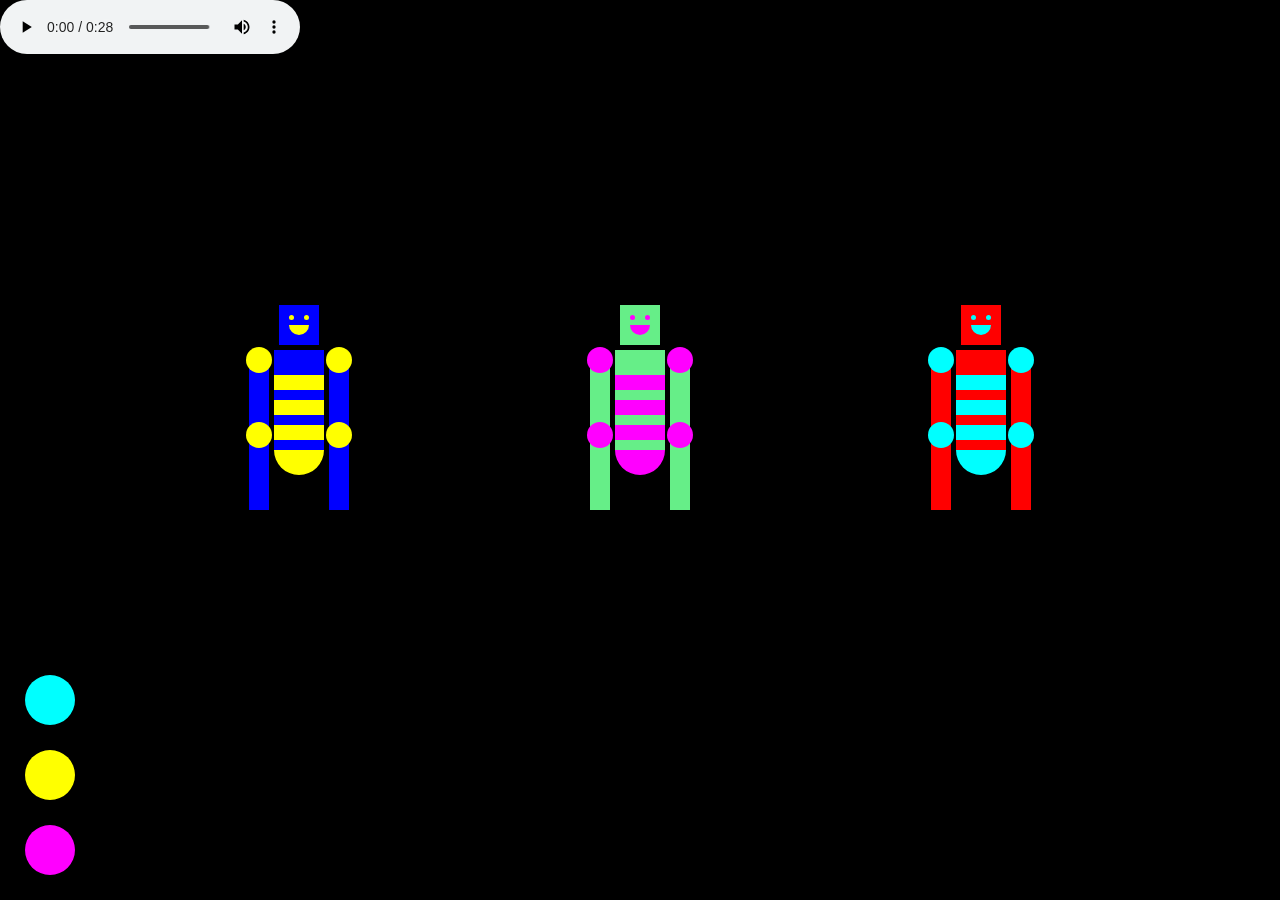
<file: projects/10/index.html>
<!DOCTYPE html>
<html>
  <head>
    <link href="styles.css" rel="stylesheet" type="text/css">
    <meta charset="utf-8">
    <title>Robot Dance Party</title>
  </head>
  <body>
    <audio controls autoplay loop>
      <source src="audio/apple-loop.mp3" type="audio/mpeg">
    </audio>
    <button class="starpower-btn btn-1" type="button" name="button"></button>
    <button class="starpower-btn btn-2" type="button" name="button"></button>
    <button class="starpower-btn btn-3" type="button" name="button"></button>
<!-- BACK STAGE 2 -->
    <div class="frame back-stage-2">
      <div class="robot look-2 dance-3">
        <div class="base">
          <div class="waist">
            <div class="torso">
              <div class="accent-bar"><div class="accent-bar"><div class="accent-bar"></div></div></div>
              <div class="neck">
                <div class="head">
                  <div class="eye left"></div>
                  <div class="eye right"></div>
                  <div class="mouth"></div>
                </div>
              </div>
              <div class="left shoulder joint">
                <div class="arm">
                  <div class="visible joint"></div>
                  <div class="left elbow joint">
                    <div class="fore arm">
                      <div class="visible joint"></div>
                    </div>
                  </div>
                </div>
              </div>
              <div class="right shoulder joint">
                <div class="arm">
                  <div class="visible joint"></div>
                  <div class="right elbow joint">
                    <div class="fore arm">
                      <div class="visible joint"></div>
                    </div>
                  </div>
                </div>
              </div>
            </div>
          </div>
          <div class="left hip joint">
            <div class="leg">
              <div class="visible joint"></div>
              <div class="left knee joint">
                <div class="leg">
                  <div class="visible joint"></div>
                </div>
              </div>
            </div>
          </div>
          <div class="right hip joint">
            <div class="leg">
              <div class="visible joint"></div>
              <div class="right knee joint">
                <div class="leg">
                  <div class="visible joint"></div>
                </div>
              </div>
            </div>
          </div>
        </div>
      </div>
      <div class="robot look-1 dance-1">
        <div class="base">
          <div class="waist">
            <div class="torso">
              <div class="accent-bar"><div class="accent-bar"><div class="accent-bar"></div></div></div>
              <div class="neck">
                <div class="head">
                  <div class="eye left"></div>
                  <div class="eye right"></div>
                  <div class="mouth"></div>
                </div>
              </div>
              <div class="left shoulder joint">
                <div class="arm">
                  <div class="visible joint"></div>
                  <div class="left elbow joint">
                    <div class="fore arm">
                      <div class="visible joint"></div>
                    </div>
                  </div>
                </div>
              </div>
              <div class="right shoulder joint">
                <div class="arm">
                  <div class="visible joint"></div>
                  <div class="right elbow joint">
                    <div class="fore arm">
                      <div class="visible joint"></div>
                    </div>
                  </div>
                </div>
              </div>
            </div>
          </div>
          <div class="left hip joint">
            <div class="leg">
              <div class="visible joint"></div>
              <div class="left knee joint">
                <div class="leg">
                  <div class="visible joint"></div>
                </div>
              </div>
            </div>
          </div>
          <div class="right hip joint">
            <div class="leg">
              <div class="visible joint"></div>
              <div class="right knee joint">
                <div class="leg">
                  <div class="visible joint"></div>
                </div>
              </div>
            </div>
          </div>
        </div>
      </div>
      <div class="robot look-3 dance-2">
        <div class="base">
          <div class="waist">
            <div class="torso">
              <div class="accent-bar"><div class="accent-bar"><div class="accent-bar"></div></div></div>
              <div class="neck">
                <div class="head">
                  <div class="eye left"></div>
                  <div class="eye right"></div>
                  <div class="mouth"></div>
                </div>
              </div>
              <div class="left shoulder joint">
                <div class="arm">
                  <div class="visible joint"></div>
                  <div class="left elbow joint">
                    <div class="fore arm">
                      <div class="visible joint"></div>
                    </div>
                  </div>
                </div>
              </div>
              <div class="right shoulder joint">
                <div class="arm">
                  <div class="visible joint"></div>
                  <div class="right elbow joint">
                    <div class="fore arm">
                      <div class="visible joint"></div>
                    </div>
                  </div>
                </div>
              </div>
            </div>
          </div>
          <div class="left hip joint">
            <div class="leg">
              <div class="visible joint"></div>
              <div class="left knee joint">
                <div class="leg">
                  <div class="visible joint"></div>
                </div>
              </div>
            </div>
          </div>
          <div class="right hip joint">
            <div class="leg">
              <div class="visible joint"></div>
              <div class="right knee joint">
                <div class="leg">
                  <div class="visible joint"></div>
                </div>
              </div>
            </div>
          </div>
        </div>
      </div>
    </div>
<!-- BACK STAGE 1 -->
    <div class="frame back-stage-1">
      <div class="robot look-2 dance-3">
        <div class="base">
          <div class="waist">
            <div class="torso">
              <div class="accent-bar"><div class="accent-bar"><div class="accent-bar"></div></div></div>
              <div class="neck">
                <div class="head">
                  <div class="eye left"></div>
                  <div class="eye right"></div>
                  <div class="mouth"></div>
                </div>
              </div>
              <div class="left shoulder joint">
                <div class="arm">
                  <div class="visible joint"></div>
                  <div class="left elbow joint">
                    <div class="fore arm">
                      <div class="visible joint"></div>
                    </div>
                  </div>
                </div>
              </div>
              <div class="right shoulder joint">
                <div class="arm">
                  <div class="visible joint"></div>
                  <div class="right elbow joint">
                    <div class="fore arm">
                      <div class="visible joint"></div>
                    </div>
                  </div>
                </div>
              </div>
            </div>
          </div>
          <div class="left hip joint">
            <div class="leg">
              <div class="visible joint"></div>
              <div class="left knee joint">
                <div class="leg">
                  <div class="visible joint"></div>
                </div>
              </div>
            </div>
          </div>
          <div class="right hip joint">
            <div class="leg">
              <div class="visible joint"></div>
              <div class="right knee joint">
                <div class="leg">
                  <div class="visible joint"></div>
                </div>
              </div>
            </div>
          </div>
        </div>
      </div>
      <div class="robot look-1 dance-1">
        <div class="base">
          <div class="waist">
            <div class="torso">
              <div class="accent-bar"><div class="accent-bar"><div class="accent-bar"></div></div></div>
              <div class="neck">
                <div class="head">
                  <div class="eye left"></div>
                  <div class="eye right"></div>
                  <div class="mouth"></div>
                </div>
              </div>
              <div class="left shoulder joint">
                <div class="arm">
                  <div class="visible joint"></div>
                  <div class="left elbow joint">
                    <div class="fore arm">
                      <div class="visible joint"></div>
                    </div>
                  </div>
                </div>
              </div>
              <div class="right shoulder joint">
                <div class="arm">
                  <div class="visible joint"></div>
                  <div class="right elbow joint">
                    <div class="fore arm">
                      <div class="visible joint"></div>
                    </div>
                  </div>
                </div>
              </div>
            </div>
          </div>
          <div class="left hip joint">
            <div class="leg">
              <div class="visible joint"></div>
              <div class="left knee joint">
                <div class="leg">
                  <div class="visible joint"></div>
                </div>
              </div>
            </div>
          </div>
          <div class="right hip joint">
            <div class="leg">
              <div class="visible joint"></div>
              <div class="right knee joint">
                <div class="leg">
                  <div class="visible joint"></div>
                </div>
              </div>
            </div>
          </div>
        </div>
      </div>
      <div class="robot look-3 dance-2">
        <div class="base">
          <div class="waist">
            <div class="torso">
              <div class="accent-bar"><div class="accent-bar"><div class="accent-bar"></div></div></div>
              <div class="neck">
                <div class="head">
                  <div class="eye left"></div>
                  <div class="eye right"></div>
                  <div class="mouth"></div>
                </div>
              </div>
              <div class="left shoulder joint">
                <div class="arm">
                  <div class="visible joint"></div>
                  <div class="left elbow joint">
                    <div class="fore arm">
                      <div class="visible joint"></div>
                    </div>
                  </div>
                </div>
              </div>
              <div class="right shoulder joint">
                <div class="arm">
                  <div class="visible joint"></div>
                  <div class="right elbow joint">
                    <div class="fore arm">
                      <div class="visible joint"></div>
                    </div>
                  </div>
                </div>
              </div>
            </div>
          </div>
          <div class="left hip joint">
            <div class="leg">
              <div class="visible joint"></div>
              <div class="left knee joint">
                <div class="leg">
                  <div class="visible joint"></div>
                </div>
              </div>
            </div>
          </div>
          <div class="right hip joint">
            <div class="leg">
              <div class="visible joint"></div>
              <div class="right knee joint">
                <div class="leg">
                  <div class="visible joint"></div>
                </div>
              </div>
            </div>
          </div>
        </div>
      </div>
    </div>
<!-- MAIN STAGE -->
    <div class="frame">
      <div class="robot look-2 dance-3">
        <div class="base">
          <div class="waist">
            <div class="torso">
              <div class="accent-bar"><div class="accent-bar"><div class="accent-bar"></div></div></div>
              <div class="neck">
                <div class="head">
                  <div class="eye left"></div>
                  <div class="eye right"></div>
                  <div class="mouth"></div>
                </div>
              </div>
              <div class="left shoulder joint">
                <div class="arm">
                  <div class="visible joint"></div>
                  <div class="left elbow joint">
                    <div class="fore arm">
                      <div class="visible joint"></div>
                    </div>
                  </div>
                </div>
              </div>
              <div class="right shoulder joint">
                <div class="arm">
                  <div class="visible joint"></div>
                  <div class="right elbow joint">
                    <div class="fore arm">
                      <div class="visible joint"></div>
                    </div>
                  </div>
                </div>
              </div>
            </div>
          </div>
          <div class="left hip joint">
            <div class="leg">
              <div class="visible joint"></div>
              <div class="left knee joint">
                <div class="leg">
                  <div class="visible joint"></div>
                </div>
              </div>
            </div>
          </div>
          <div class="right hip joint">
            <div class="leg">
              <div class="visible joint"></div>
              <div class="right knee joint">
                <div class="leg">
                  <div class="visible joint"></div>
                </div>
              </div>
            </div>
          </div>
        </div>
      </div>
      <div class="robot look-1 dance-1">
        <div class="base">
          <div class="waist">
            <div class="torso">
              <div class="accent-bar"><div class="accent-bar"><div class="accent-bar"></div></div></div>
              <div class="neck">
                <div class="head">
                  <div class="eye left"></div>
                  <div class="eye right"></div>
                  <div class="mouth"></div>
                </div>
              </div>
              <div class="left shoulder joint">
                <div class="arm">
                  <div class="visible joint"></div>
                  <div class="left elbow joint">
                    <div class="fore arm">
                      <div class="visible joint"></div>
                    </div>
                  </div>
                </div>
              </div>
              <div class="right shoulder joint">
                <div class="arm">
                  <div class="visible joint"></div>
                  <div class="right elbow joint">
                    <div class="fore arm">
                      <div class="visible joint"></div>
                    </div>
                  </div>
                </div>
              </div>
            </div>
          </div>
          <div class="left hip joint">
            <div class="leg">
              <div class="visible joint"></div>
              <div class="left knee joint">
                <div class="leg">
                  <div class="visible joint"></div>
                </div>
              </div>
            </div>
          </div>
          <div class="right hip joint">
            <div class="leg">
              <div class="visible joint"></div>
              <div class="right knee joint">
                <div class="leg">
                  <div class="visible joint"></div>
                </div>
              </div>
            </div>
          </div>
        </div>
      </div>
      <div class="robot look-3 dance-2">
        <div class="base">
          <div class="waist">
            <div class="torso">
              <div class="accent-bar"><div class="accent-bar"><div class="accent-bar"></div></div></div>
              <div class="neck">
                <div class="head">
                  <div class="eye left"></div>
                  <div class="eye right"></div>
                  <div class="mouth"></div>
                </div>
              </div>
              <div class="left shoulder joint">
                <div class="arm">
                  <div class="visible joint"></div>
                  <div class="left elbow joint">
                    <div class="fore arm">
                      <div class="visible joint"></div>
                    </div>
                  </div>
                </div>
              </div>
              <div class="right shoulder joint">
                <div class="arm">
                  <div class="visible joint"></div>
                  <div class="right elbow joint">
                    <div class="fore arm">
                      <div class="visible joint"></div>
                    </div>
                  </div>
                </div>
              </div>
            </div>
          </div>
          <div class="left hip joint">
            <div class="leg">
              <div class="visible joint"></div>
              <div class="left knee joint">
                <div class="leg">
                  <div class="visible joint"></div>
                </div>
              </div>
            </div>
          </div>
          <div class="right hip joint">
            <div class="leg">
              <div class="visible joint"></div>
              <div class="right knee joint">
                <div class="leg">
                  <div class="visible joint"></div>
                </div>
              </div>
            </div>
          </div>
        </div>
      </div>
    </div>
    <div class="frame black-card">
      <h1>ROBOT<br>PARTY<br>TIME</h1>
    </div>
  </body>
</html>
</file>
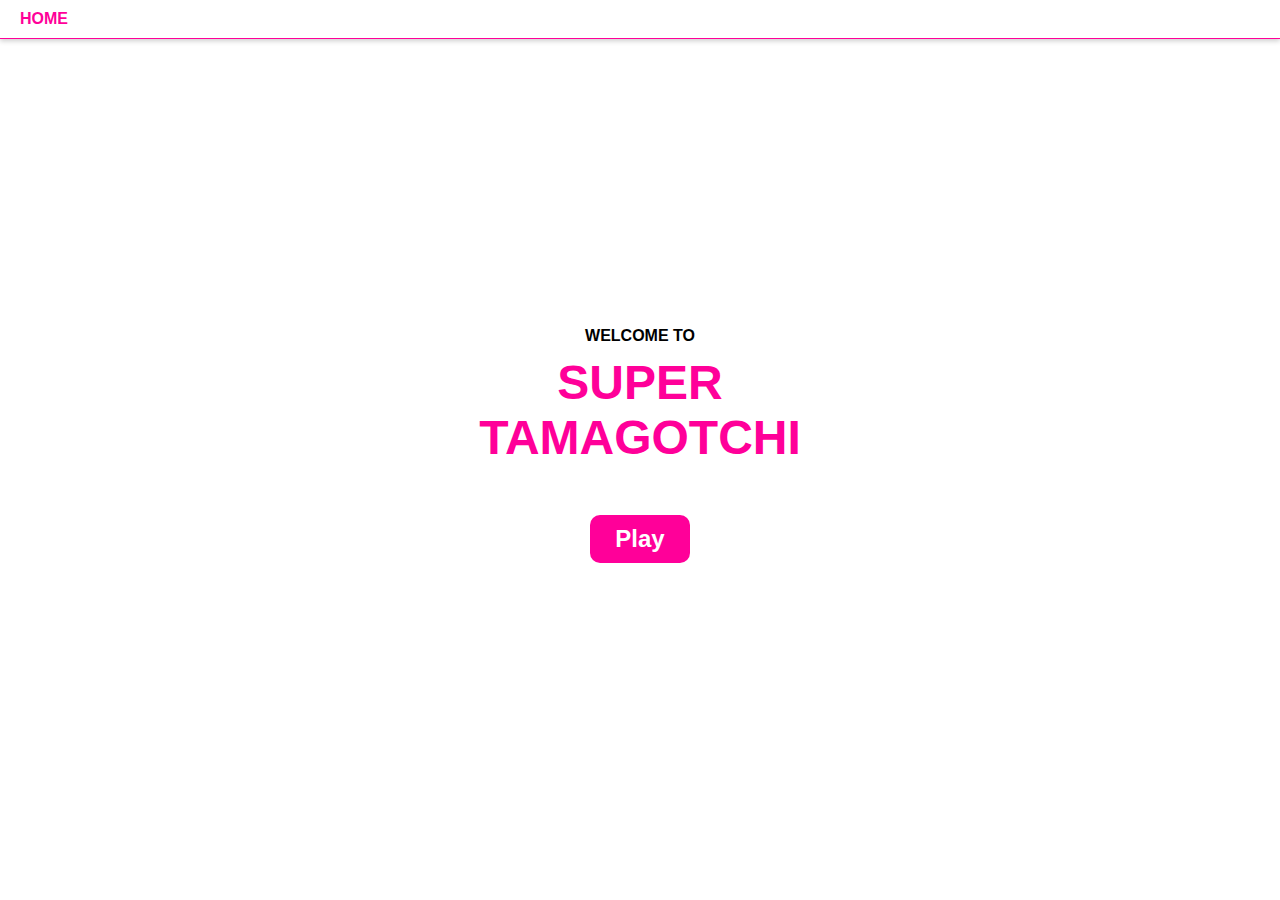
<file: projects/12/index.html>
<!DOCTYPE html>
<html lang="en" dir="ltr">
  <head>
    <meta name="viewport" content="width=device-width, initial-scale=1.0">
    <meta charset="utf-8">
    <title>Super Tamagotchi</title>
    <style>
      * {
        box-sizing: border-box;
      }

      html, body, #react-app-root {
        height: 100%;
      }

      body {
        margin: 0;
        padding: 0;
        font-family: sans-serif;
        font-size: 100%;
      }

      a {
        color: #f09;
        text-decoration: none;
      }
    </style>
  </head>
  <body>
    <div id="react-app-root"></div>

  <script type="text/javascript" src="app.bundle.js"></script></body>
</html>
</file>
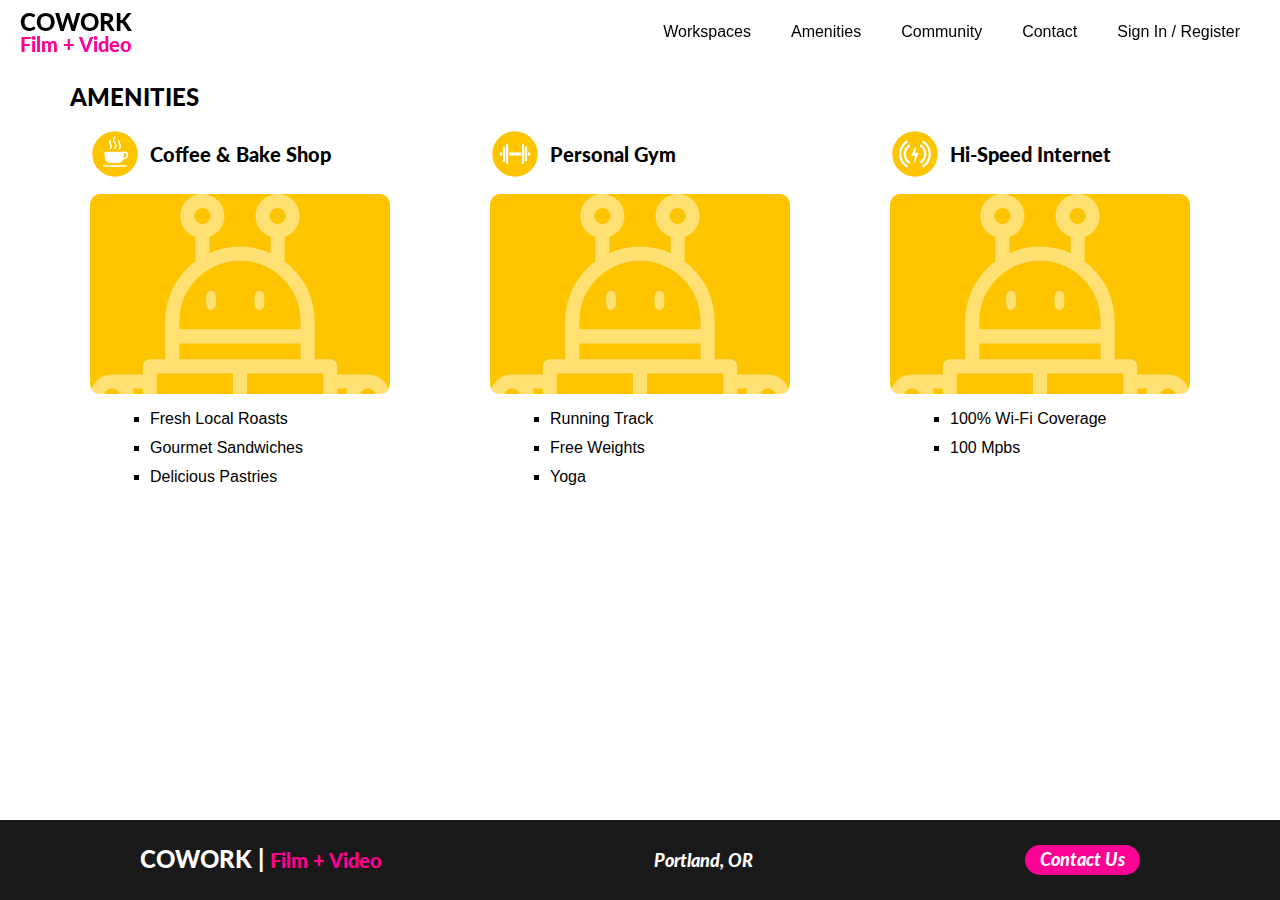
<file: projects/09/amenities.html>
<!DOCTYPE html>
<html lang="en" dir="ltr">
  <head>
    <meta name="viewport" content="width=device-width, initial-scale=1.0">
    <meta charset="utf-8">
    <link href="css/styles.css" rel="stylesheet" type="text/css">
    <title>Cowork | Amenities</title>
  </head>
  <body>
    <div id="wrapper">
      <nav>
        <ul>
          <li>
            <a href="index.html">
              <h1>Cowork</h1>
              <h3 class="text-color-1">Film + Video</h3>
            </a>
          </li>
          <li>
            <button class="dropdown enable"><img src="img/tribar.svg" alt="menu icon"></button>
            <ul class="dropdown">
              <li><a href="workspaces.html">Workspaces</a></li>
              <li><a href="amenities.html">Amenities</a></li>
              <li><a href="community.html">Community</a></li>
              <li><a href="contact.html">Contact</a></li>
              <li><a href="sign-in.html">Sign In / Register</a></li>
            </ul>
            <button class="dropdown disable"><img src="img/tribar.svg" alt="menu icon"></button>
          </li>
        </ul>
      </nav>
      <div class="content container">
        <h1>Amenities</h1>
        <section class="flexible">
          <article>
            <div class="icon-title">
                <img src="img/btn-icon/coffee.svg" alt="coffee icon">
              <h3>Coffee &amp; Bake Shop</h3>
            </div>
            <figure class="img-frame color-3">
              <img src="img/robot-color-3.svg" alt="placeholder">
            </figure>
            <ul>
              <li>Fresh Local Roasts</li>
              <li>Gourmet Sandwiches</li>
              <li>Delicious Pastries</li>
            </ul>
          </article>
          <article>
            <div class="icon-title">
              <img src="img/btn-icon/gym.svg" alt="gym icon">
              <h3>Personal Gym</h3>
            </div>
            <figure class="img-frame color-3">
              <img src="img/robot-color-3.svg" alt="placeholder">
            </figure>
            <ul>
              <li>Running Track</li>
              <li>Free Weights</li>
              <li>Yoga</li>
            </ul>
          </article>
          <article>
            <div class="icon-title">
              <img src="img/btn-icon/internet.svg" alt="internet icon">
              <h3>Hi-Speed Internet</h3>
            </div>
            <figure class="img-frame color-3">
              <img src="img/robot-color-3.svg" alt="placeholder">
            </figure>
            <ul>
              <li>100% Wi-Fi Coverage</li>
              <li>100 Mpbs</li>
            </ul>
          </article>
        </section>
      </div>
  <!-- FOOTER -->
      <footer>
        <div class="container">
          <a href="contact.html" class="contact"><h4>Contact Us</h4></a>
          <h4>Portland, OR</h4>
          <h1>Cowork | <span>Film + Video</span></h1>
        </div>
      </footer>
    </div>
  </body>
</html>
</file>
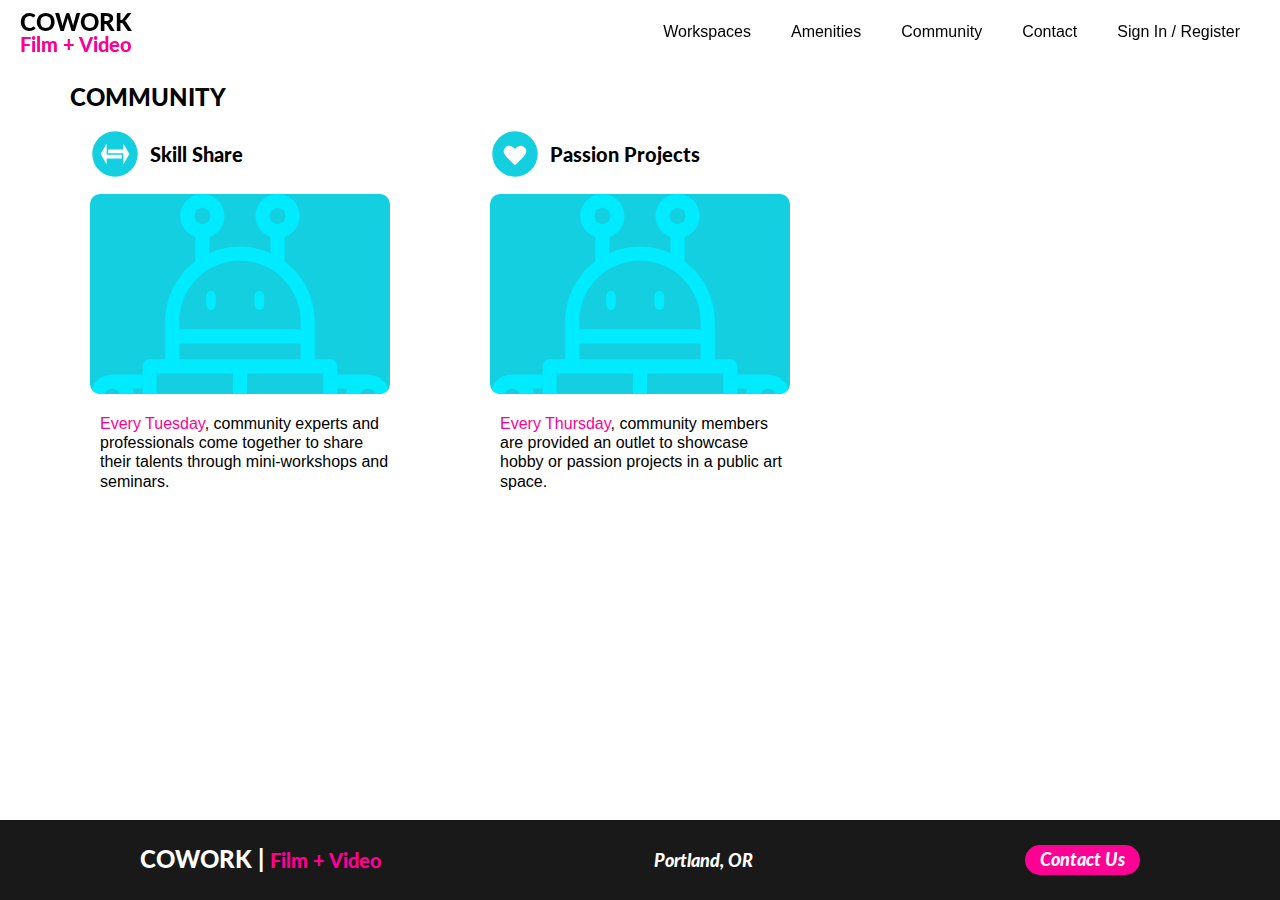
<file: projects/09/community.html>
<!DOCTYPE html>
<html lang="en" dir="ltr">
  <head>
    <meta name="viewport" content="width=device-width, initial-scale=1.0">
    <meta charset="utf-8">
    <link href="css/styles.css" rel="stylesheet" type="text/css">
    <title>Cowork | Community</title>
  </head>
  <body>
    <div id="wrapper">
      <nav>
        <ul>
          <li>
            <a href="index.html">
              <h1>Cowork</h1>
              <h3 class="text-color-1">Film + Video</h3>
            </a>
          </li>
          <li>
            <button class="dropdown enable"><img src="img/tribar.svg" alt="menu icon"></button>
            <ul class="dropdown">
              <li><a href="workspaces.html">Workspaces</a></li>
              <li><a href="amenities.html">Amenities</a></li>
              <li><a href="community.html">Community</a></li>
              <li><a href="contact.html">Contact</a></li>
              <li><a href="sign-in.html">Sign In / Register</a></li>
            </ul>
            <button class="dropdown disable"><img src="img/tribar.svg" alt="menu icon"></button>
          </li>
        </ul>
      </nav>
      <div class="content container">
        <h1>Community</h1>
        <section class="flexible">
          <article>
            <div class="icon-title">
              <img src="img/btn-icon/share.svg" alt="share icon">
              <h3>Skill Share</h3>
            </div>
            <figure class="img-frame color-2">
              <img src="img/robot-color-2.svg" alt="placeholder">
            </figure>
            <p><span class="text-color-1">Every Tuesday</span>, community experts and professionals come together to share their talents through mini-workshops and seminars.</p>
          </article>
          <article>
            <div class="icon-title">
              <img src="img/btn-icon/heart.svg" alt="heart icon">
              <h3>Passion Projects</h3>
            </div>
            <figure class="img-frame color-2">
              <img src="img/robot-color-2.svg" alt="placeholder">
            </figure>
            <p><span class="text-color-1">Every Thursday</span>, community members are provided an outlet to showcase hobby or passion projects in a public art space.</p>
          </article>
        </section>
      </div>
  <!-- FOOTER -->
      <footer>
        <div class="container">
          <a href="contact.html" class="contact"><h4>Contact Us</h4></a>
          <h4>Portland, OR</h4>
          <h1>Cowork | <span>Film + Video</span></h1>
        </div>
      </footer>
    </div>
  </body>
</html>
</file>
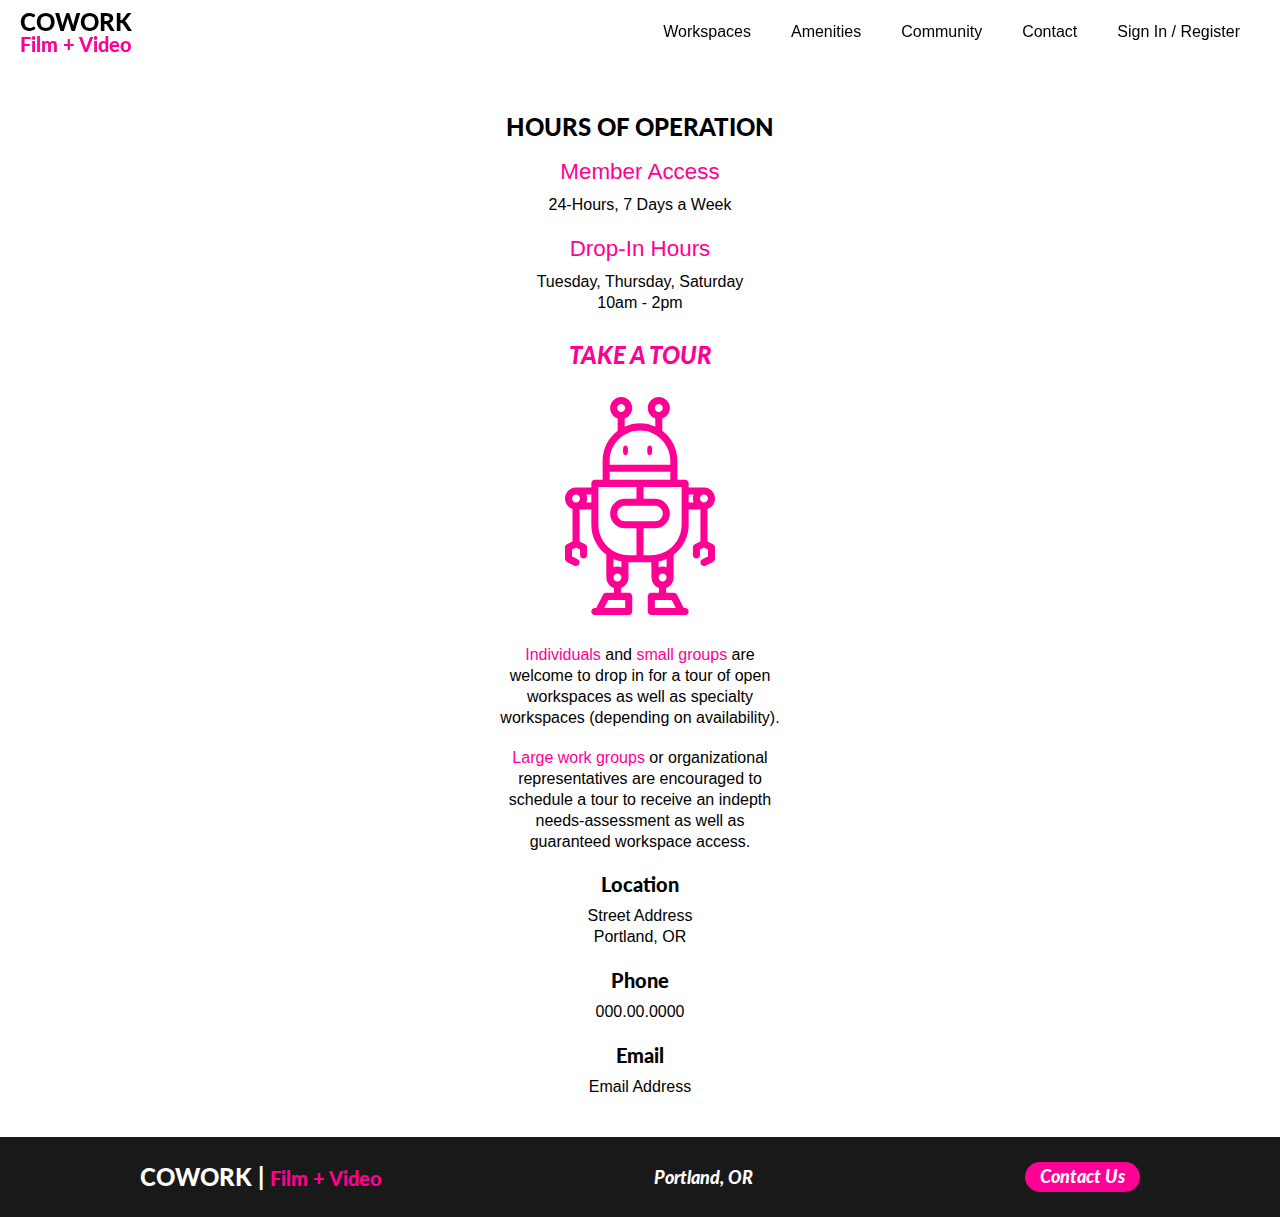
<file: projects/09/contact.html>
<!DOCTYPE html>
<html lang="en" dir="ltr">
  <head>
    <meta name="viewport" content="width=device-width, initial-scale=1.0">
    <meta charset="utf-8">
    <link href="css/styles.css" rel="stylesheet" type="text/css">
    <title>Cowork | Contact</title>
  </head>
  <body>
    <div id="wrapper">
      <nav>
        <ul>
          <li>
            <a href="index.html">
              <h1>Cowork</h1>
              <h3 class="text-color-1">Film + Video</h3>
            </a>
          </li>
          <li>
            <button class="dropdown enable"><img src="img/tribar.svg" alt="menu icon"></button>
            <ul class="dropdown">
              <li><a href="workspaces.html">Workspaces</a></li>
              <li><a href="amenities.html">Amenities</a></li>
              <li><a href="community.html">Community</a></li>
              <li><a href="contact.html">Contact</a></li>
              <li><a href="sign-in.html">Sign In / Register</a></li>
            </ul>
            <button class="dropdown disable"><img src="img/tribar.svg" alt="menu icon"></button>
          </li>
        </ul>
      </nav>
      <div class="container">
        <section id="contact">
          <article>
            <h1>Hours of Operation</h1>
            <h5 class="text-color-1">Member Access</h5>
            <p>24-Hours, 7 Days a Week</p>
            <h5 class="text-color-1">Drop-In Hours</h5>
            <p>Tuesday, Thursday, Saturday<br>10am - 2pm</p>
          </article>
          <article>
            <h1 class="text-color-1"><em>Take a Tour</em></h1>
            <img class="robot" src="img/robot-color-1.svg" alt="robot">
            <p><span class="text-color-1">Individuals</span> and <span class="text-color-1">small groups</span> are welcome to drop in for a tour of open workspaces as well as specialty workspaces (depending on availability).</p>
            <p><span class="text-color-1">Large work groups</span> or organizational representatives are encouraged to schedule a tour to receive an indepth needs-assessment as well as guaranteed workspace access.</p>
          </article>
          <article>
            <h3>Location</h3>
            <p>Street Address<br>Portland, OR</p>
            <h3>Phone</h3>
            <p>000.00.0000</p>
            <h3>Email</h3>
            <p>Email Address</p>
          </article>
        </section>
      </div>
  <!-- FOOTER -->
      <footer>
        <div class="container">
          <a href="contact.html" class="contact"><h4>Contact Us</h4></a>
          <h4>Portland, OR</h4>
          <h1>Cowork | <span>Film + Video</span></h1>
        </div>
      </footer>
    </div>
  </body>
</html>
</file>
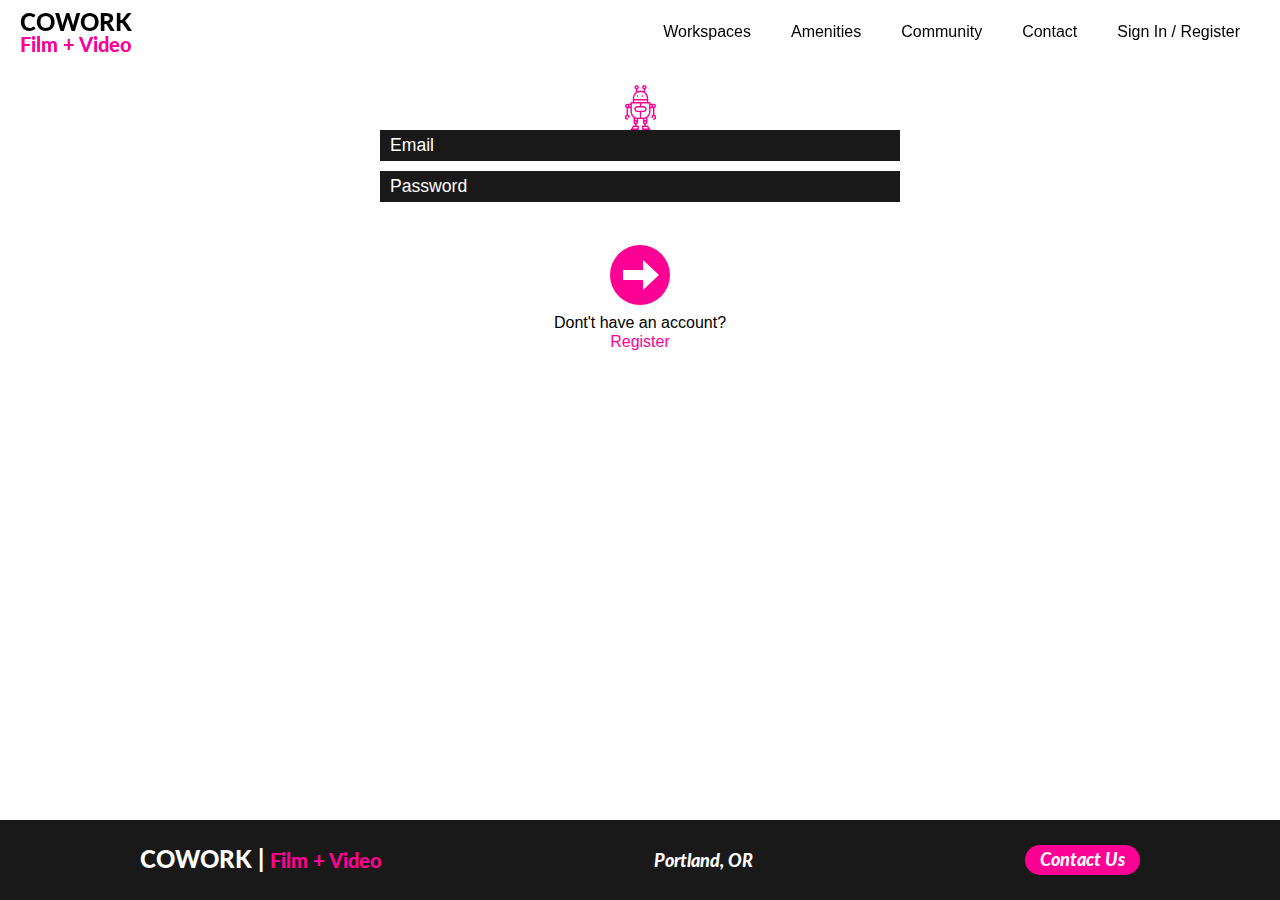
<file: projects/09/sign-in.html>
<!DOCTYPE html>
<html lang="en" dir="ltr">
  <head>
    <meta name="viewport" content="width=device-width, initial-scale=1.0">
    <meta charset="utf-8">
    <link href="css/styles.css" rel="stylesheet" type="text/css">
    <title>Cowork | Sign-In</title>
  </head>
  <body>
    <div id="wrapper">
      <nav>
        <ul>
          <li>
            <a href="index.html">
              <h1>Cowork</h1>
              <h3 class="text-color-1">Film + Video</h3>
            </a>
          </li>
          <li>
            <button class="dropdown enable"><img src="img/tribar.svg" alt="menu icon"></button>
            <ul class="dropdown">
              <li><a href="workspaces.html">Workspaces</a></li>
              <li><a href="amenities.html">Amenities</a></li>
              <li><a href="community.html">Community</a></li>
              <li><a href="contact.html">Contact</a></li>
              <li><a href="sign-in.html">Sign In / Register</a></li>
            </ul>
            <button class="dropdown disable"><img src="img/tribar.svg" alt="menu icon"></button>
          </li>
        </ul>
      </nav>
      <div class="container">
        <section id="sign-in">
          <div class="group">
            <img class="robot" src="img/robot-color-1.svg" alt="robot">
            <input id="email" type="text" placeholder="Email" required>
            <input id="password" type="text" placeholder="Password" required>
          </div>
          <div class="group">
            <button><img src="img/btn-icon/sign-in.svg" alt="sign-in icon"></button>
            <p>Dont't have an account?</p>
            <p><a href="#">Register</a></p>
          </div>
        </section>
      </div>
      <!-- FOOTER -->
      <footer>
        <div class="container">
          <a href="contact.html" class="contact"><h4>Contact Us</h4></a>
          <h4>Portland, OR</h4>
          <h1>Cowork | <span>Film + Video</span></h1>
        </div>
      </footer>
    </div>
  </body>
</html>
</file>
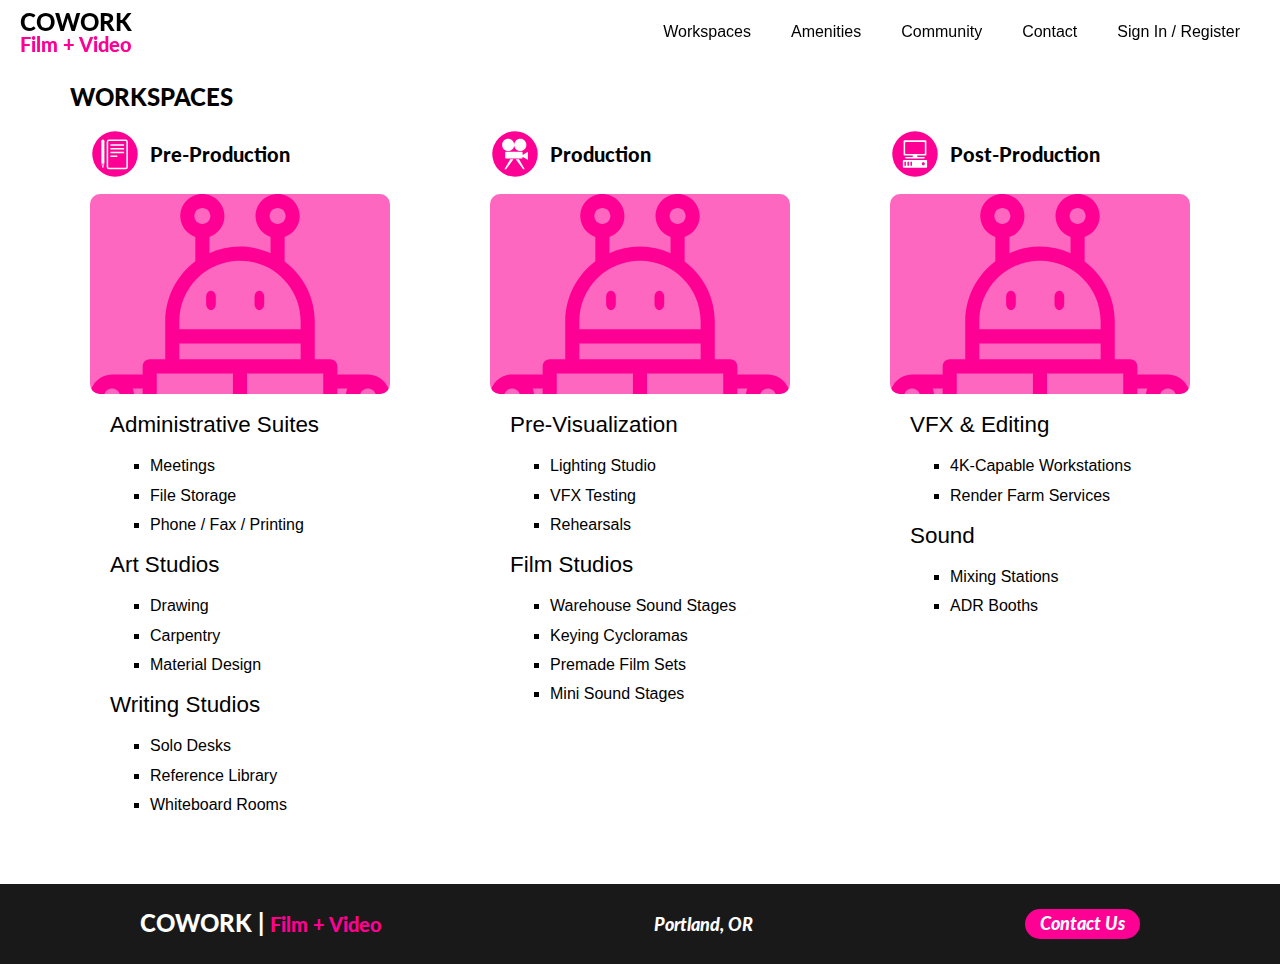
<file: projects/09/workspaces.html>
<!DOCTYPE html>
<html lang="en" dir="ltr">
  <head>
    <meta name="viewport" content="width=device-width, initial-scale=1.0">
    <meta charset="utf-8">
    <link href="css/styles.css" rel="stylesheet" type="text/css">
    <title>Cowork | Workspaces</title>
  </head>
  <body>
    <div id="wrapper">
      <nav>
        <ul>
          <li>
            <a href="index.html">
              <h1>Cowork</h1>
              <h3 class="text-color-1">Film + Video</h3>
            </a>
          </li>
          <li>
            <button class="dropdown enable"><img src="img/tribar.svg" alt="menu icon"></button>
            <ul class="dropdown">
              <li><a href="workspaces.html">Workspaces</a></li>
              <li><a href="amenities.html">Amenities</a></li>
              <li><a href="community.html">Community</a></li>
              <li><a href="contact.html">Contact</a></li>
              <li><a href="sign-in.html">Sign In / Register</a></li>
            </ul>
            <button class="dropdown disable"><img src="img/tribar.svg" alt="menu icon"></button>
          </li>
        </ul>
      </nav>
      <div class="content container">
        <h1>Workspaces</h1>
        <section class="flexible">
          <article>
            <div class="icon-title">
              <img src="img/btn-icon/write.svg" alt="writing icon">
              <h3>Pre-Production</h3>
            </div>
            <figure class="img-frame color-1">
              <img src="img/robot-color-1.svg" alt="placeholder">
            </figure>
            <h5>Administrative Suites</h5>
            <ul>
              <li>Meetings</li>
              <li>File Storage</li>
              <li>Phone / Fax / Printing</li>
            </ul>
            <h5>Art Studios</h5>
            <ul>
              <li>Drawing</li>
              <li>Carpentry</li>
              <li>Material Design</li>
            </ul>
            <h5>Writing Studios</h5>
            <ul>
              <li>Solo Desks</li>
              <li>Reference Library</li>
              <li>Whiteboard Rooms</li>
            </ul>
          </article>
          <article>
            <div class="icon-title">
              <img src="img/btn-icon/shoot.svg" alt="filming icon">
              <h3>Production</h3>
            </div>
            <figure class="img-frame color-1">
              <img src="img/robot-color-1.svg" alt="placeholder">
            </figure>
            <h5>Pre-Visualization</h5>
            <ul>
              <li>Lighting Studio</li>
              <li>VFX Testing</li>
              <li>Rehearsals</li>
            </ul>
            <h5>Film Studios</h5>
            <ul>
              <li>Warehouse Sound Stages</li>
              <li>Keying Cycloramas</li>
              <li>Premade Film Sets</li>
              <li>Mini Sound Stages</li>
            </ul>
          </article>
          <article>
            <div class="icon-title">
              <img src="img/btn-icon/edit.svg" alt="editing icon">
              <h3>Post-Production</h3>
            </div>
            <figure class="img-frame color-1">
              <img src="img/robot-color-1.svg" alt="placeholder">
            </figure>
            <h5>VFX &amp; Editing</h5>
            <ul>
              <li>4K-Capable Workstations</li>
              <li>Render Farm Services</li>
            </ul>
            <h5>Sound</h5>
            <ul>
              <li>Mixing Stations</li>
              <li>ADR Booths</li>
            </ul>
          </article>
        </section>
      </div>
  <!-- FOOTER -->
      <footer>
        <div class="container">
          <a href="contact.html" class="contact"><h4>Contact Us</h4></a>
          <h4>Portland, OR</h4>
          <h1>Cowork | <span>Film + Video</span></h1>
        </div>
      </footer>
    </div>
  </body>
</html>
</file>
<file: projects/01/css/styles.css>
#profile-pic {
  display: block;
  float: right;
  width: 50%;
  max-width: 800px;
  margin: 0px 75px 35px 25px;
  border-radius: 100%;
}

/* GENERAL STYLES */
body {
  background: #fbfbfb;
  min-width: 600px;
}

h1, h2, h3 {
  font-family: 'Montserrat', sans-serif;
}

strong {
  font-family: 'Hind', sans-serif;
}

ol, ul {
  margin-bottom: 25px;
}

li {
  margin-bottom: 20px;
  padding: 0px 20px;
}

a {
  color: #107cbd;
}

.header-break {
  display: block;
}

.row {
  margin-bottom: 25px;
}

.inner-row {
  margin-bottom: 0;
}

/* SECTION STYLES */
.section-title {
  margin: 0px auto 25px;
  text-align: center;
}

.section1 {
  background:
  linear-gradient(45deg, #1b5171 23%, transparent 0%), linear-gradient(225deg, #809ea8 35%, transparent 0%), linear-gradient(45deg, #132c3b 30%, transparent 64%, #fff 10%);
  background-size: 100% 100%;
  background-color: #000;
}

.jumbotron {
  overflow: auto;
  min-height: 250px;
  margin: 0px;
  padding-bottom: 10px;
  background-color: #0000;
  color: #fff;
}

.jumbotron h1 {
  margin: 0 20px;
  font-size: 10em;
  text-align: left;
}

.jumbotron p {
  float: right;
  color: #fff;
  font-size: 1.3em;
  margin: 20px;
  text-shadow: 0px 0px 10px #000;
}

.section2 h2 {
  color: white;
  background-color: #053b5d;
  border-radius: 3px;
}

.section2 img {
  float: right;
  width: 24px;
  margin: -54px 4px;
}

.section2 .panel-heading {
  background-color: #fff;
}

.section2 .panel-heading h2 {
  color: #004f5c;
  background-color: #fff;
}

.panel-body a:hover {
  color: #2aafff;
}

.experience {
  margin-bottom: 50px;
}

.experience h2 {
  color: #fff;
  background-color: #000;
}

.education {
  margin-bottom: 40px;
}

.education a:hover {
  color: #2aafff;
}

.education h2 {
  color: #fff;
  background-color: #3b4a53;
}

.education ul {
  margin-left: -20px;
}

.education li {
  list-style: none;
  padding-left: 70px;
}

.epicodus-logo {
  background: url('../img/logo-epi.png') no-repeat 0 0;
}

.wcc-logo {
  background: url('../img/logo-wcc.png') no-repeat 0 0;
}

.um-logo {
  background: url('../img/logo-um.png') no-repeat 0 0;
}

.hobbies h2 {
  color: #3b4a53;
  background-color: #fff;
  border: 1px solid #3b4a53;
  margin-top: 20px;
}

@media screen and (max-width: 1200px) {
  .jumbotron h1 {
    font-size: 7em;
  }

  #profile-pic {
    margin-right: 25px;
  }
}

@media screen and (max-width: 992px) {
  #profile-pic {
    width: 75%;
    margin: 0px auto 25px;
    float: none;
  }

  .header-break {
    display: inline;
  }

  .jumbotron {
    text-align: center;
  }

  .jumbotron h1 {
    font-size: 4em;
    text-align: center;
  }

  .section2 h2.section-title {
    text-align: left;
    padding-left: 15px;
  }

}

@media screen and (max-width: 768px) {
  .section3 h3 {
    font-size: .8em;
  }

  .section3 p strong {
    font-size: .7em;
    font-family: 'Helvetica Neue', sans-serif;
    font-weight: normal;
  }
}
</file>
<file: projects/02/css/styles.css>
/* GENERAL STYLES */
body {
  font-size: 1.4em;
  min-width: 550px;
}

h1, h2, h3 {
  text-align: center;
}

img {
  display: block;
  margin: 0 auto 25px;
}

label {
  margin: 10px 0 0;
}

.downsize {
  font-size: 0.9em;
}

.upsize {
  font-size: 1.1em;
}

.no-display {
  display: none;
}

/* BOOTSTRAP CUSTOMIZATIONS */
.btn {
  background-color: #038b8c;
  color: #fff;
  display: block;
  margin: 15px auto 0px;
}

.btn:hover {
  color: #fff;
}

.container {
  margin-bottom: 50px;
}

.panel {
  border-radius: 5px;
  margin: 10px 0px;
  padding: 25px 10px 20px;
}

.row {
  margin: 0 0 20px;
}

.well {
  background-color: #e9f7f4;
  border: 1px solid #bcd4d1;
  overflow: auto;
}

.jumbotron p {
  font-size: 0.9em;
  margin: 35px 0 -35px 93px;
}

.jumbotron h1 {
  color: #05b3b4;
  font-family: 'Nunito', sans-serif;
  font-size: 4.5em;
  margin: 0 auto;
}

.jumbotron img {
  margin: 0 auto 10px;
}

.container .jumbotron {
  background-color: #fff;
  border-top-left-radius: 0;
  border-top-right-radius: 0;
  margin-bottom: 10px;
  padding: 5px;
  text-align: center;
}

/* Survey Section */
div.radio {
  margin: 10px 18px;
}

/* Result Section*/
.recommend {
  background-color: orange;
  border-radius: 20px;
  color: white;
  display: none;
  margin: 0 auto;
  text-align: center;
  width: 200px;
}

.result {
  background-color: #fff;
  border: 1px solid #3cab9c;
}

.result h3 {
  margin: 10px auto 30px;
}

.result h3 .downsize {
  font-size: 0.6em;
}

/* Thank You Section*/
#all-tracks {
  margin: 15px auto;
  text-transform: uppercase;
}

#thankyou {
  background-color: #fff;
  border: none;
  box-shadow: 0;
  text-align: center;
}

#thankyou h2 {
  font-size: 1.2em;
  margin: 0 auto;
}

#reset {
  background-color: #fff;
  border: 1px solid #038b8c;
  border-radius: 3px;
  color: #038b8c;
  cursor: pointer;
  font-size: 0.9em;
  margin: 15px auto;
  padding: 5px 0px 3px;
  text-transform: uppercase;
  width: 125px;
}
</file>
<file: projects/03/css/styles.css>
/* GENERAL */
body {
  background-color: black;
  color: #00ffbc;
  font-family: 'Open Sans', sans-serif;
  font-size: 2em;
  min-width: 800px;
}

header {
  border-bottom: 1px dashed #ff1754;
  border-top: 1px dashed #ff1754;
  margin-top: 25px;
  padding-top: 5px;
}

h1 {
  color: #ff1754;
  font-family: 'Monoton', sans-serif;
  font-size: 6em;
  margin: 0 auto;
  padding: 0;
  width: 80%;
}

h1, h2 {
  text-align: center;
  text-transform: uppercase;
}

form {
  overflow: auto;
}

label {
  font-size: 0.8em;
  letter-spacing: 10px;
  padding-left: 20px;
  text-transform: uppercase;
}

.display-none {
  display: none;
}

#controls {
  padding: 0px 5px 0px 10px;
}

#error-message {
  color: #ffed00;
  font-family: 'Montserrat', sans-serif;
  font-size: 0.6em;
  height: 35px;
  padding: 0 20px;
  text-align: center;
  word-wrap: normal;
}

.access {
  color: #00ffbc;
  font-size: 2em;
  line-height: 2em;
}

.error {
  color: red;
}

#shield {
  background-color: #007dd226;
  border-radius: 10px;
  height: 210px;
}

/* BUTTONS */
#controls button {
  border-radius: 3px;
  height: 35px;
  margin: 5px;
}

#submit {
  background-color: #ff1754;
  color: #fff;
}

#submit:hover {
  background-color: red;
}

#reverse, #forward {
  background-color: #0000;
  border: 1px solid #00ffbc;
  color: #00ffbc;
  width: 60px;
}

#reverse:hover, #forward:hover {
  color: #fff;
  text-shadow: 3px 3px 2px #00a97c;
}

#purge {
  background-color: #0000;
  border: 1px solid #ff1754;
  color: #ff1754;
  width: 75px;
}

/* INPUTS */
.input-shell {
  border: 1px dotted #00ffbc;
  border-radius: 3px;
}

input:focus {
  color: #ff1754;
}

.form-control::placeholder {
  color: #d40038;
}

#inputs .form-control:focus::placeholder {
  color: #000;
}

.blocks {
  border-radius: 5px;
  cursor: pointer;
  float: left;
  font-weight: bold;
  height: 50px;
  margin: 10px;
  padding: 10px;
  text-align: center;
}

.beep {
  background-color: red;
  border: 1px solid red;
  color: #fffc7f;
  width: 75px;
}

.boop {
  background-color: #093824;
  border: 1px solid #00ffbc;
  width: 75px;
}

.sorry {
  border: 1px dashed #ff7600;
  color: #ffd600;
  font-size: 0.7em;
  line-height: 1em;
}

.digit {
  border: 1px dotted #ff1754;
  color: #ff1754;
  font-size: 2.4em;
  line-height: 1em;
  padding: 0px 10px;
}

/* ANIMATIONS */
#inputs .form-control:focus {
  animation: none;
}

#purge:hover {
  animation: pulse 0.3s infinite;
  color: #fcff71;
}

@keyframes h1-breathe {
  50% {letter-spacing: 3px; width: 85%;}
}

@keyframes breathe {
  50% {letter-spacing: 3px; width: 100px;}
}

@keyframes blink {
  40% {opacity: 0;}
  80% {opacity: 1;}
}

@keyframes pulse {
  50% {opacity: 0.5;}
}

@keyframes strobe {
  50% {color: red; border-color: red;}
}

@keyframes strobe2 {
  50% {color: magenta;}
}

@keyframes strobe3 {
  50% {border-color: red;}
}

@keyframes strobe4 {
  50% {color:red; border-color: magenta;}
}

@keyframes grow {
  50% {font-size: 1.1em; line-height: 1.1em; padding-top: 0px;}
}

h1.breathe {
  animation: h1-breathe 3s infinite;
}

input.blink {
  animation: blink 0.9s infinite;
}

input.pulse, button.pulse {
  animation: pulse 1s infinite;
}

.blink1 {
  animation: blink 0.5s infinite, breathe 3s infinite;
}

.blink2 {
  animation: blink 1s infinite, breathe 2s infinite;
}

.blink3 {
  animation: blink 1.5s infinite, breathe 1s infinite;
}

.blink4 {
  animation: blink 2s infinite, breathe .5s infinite;
}

.pulse1 {
  animation: pulse 0.5s infinite, breathe 4s infinite;
}

.pulse2 {
  animation: pulse 1s infinite, breathe 3s infinite;
}

.pulse3 {
  animation: pulse 1.5s infinite, breathe 2s infinite;
}

.pulse4 {
  animation: pulse 2s infinite, breathe 1s infinite;
}

.strobe1 {
  animation: strobe 0.5s infinite, grow 1s infinite;
}

.strobe2 {
  animation: strobe2 0.5s infinite;
}

.strobe3 {
  animation: strobe3 0.1s infinite;
}

.strobe4 {
  animation: strobe4 1.5s infinite;
}

/* BOOTSTRAP CUSTOMIZATIONS */
.form-control {
  background-color: #0000;
  border: none;
  color: #00ffbc;
  font-family: 'Montserrat', sans-serif;
  font-size: 2em;
  height: 60px;
  letter-spacing: 10px;
}

.well {
  background-color: #0000;
  border: none;
  margin: 0;
  padding: 15px 20px;
}
</file>
<file: projects/04/css/styles.css>
body {
  background-image: url('../img/pizza-pattern.svg');
  background-color: #fff8eb;
  min-width: 750px;
}

h1 {
  color: #ff0500;
  font-family: 'Righteous', cursive;
  font-size: 12em;
  font-weight: bold;
  letter-spacing: 10px;
  margin: 0;
  padding: 20px;
  text-align: center;
  text-shadow: 5px 5px 1px #fff, -5px -5px 1px #5cb85c;
}

h1 .title-accent {
  background-color: #fff;
  border: 2px solid #ff0500;
  border-radius: 50px;
  font-family: 'Lobster', cursive;
  font-size: 0.3em;
  padding: 5px 20px;
  text-shadow: -2px -2px 1px #5cb85c;
}

h2, h3 {
  font-family: 'Lobster', cursive;
}

h3.upsize {
  font-size: 4em;
}

ul {
  margin-bottom: 20px;
  padding: 0;
}

li {
  list-style: none;
}

input[type="checkbox"] {
  margin: 5px 10px;
}

.display-none {
  display: none;
}

#floating-pizza {
  animation: floaty-pizza 2s infinite;
  float: right;
  position: relative;
  top: 2px;
  right: -5px;
  width: 70px;
}

#order {
  background-color: #0f8238e6;
}

#order-input, #order-details, #confirm-order {
  min-height: 590px;
}

#order-input, #confirm-order {
  background-color: #fafdffd9;
  border-radius: 5px;
  padding: 10px 25px 25px;
}

#order-details {
  color: #fff;
  padding-top: 130px;
}

#order-total {
  color: #ffde31;
}

#order-cart ul {
  margin-bottom: 10px;
  min-height: 175px;
}

#order-cart li {
  background-color: #3e3e3e;
  border-radius: 3px;
  display: block;
  float: left;
  margin: 1%;
  width: 48%;
}

#thank-you h2 {
  margin-top: 0px;
}

.pizza {
  background-color: #0f8238e6;
  background-image: url('../img/pizza.svg');
  background-position: 0 -5px;
  background-repeat: no-repeat;
  background-size: 100px;
  border-radius: 3px;
  color: #fff;
  float: left;
  margin: 1.15%;
  overflow: auto;
  padding: 0px 15px 20px;
  width: 31%;
}

/* ANIMATIONS */
@keyframes floaty-pizza {
  50% {top: 10px;}
}

/* BOOTSTRAP CUSTOMIZATIONS */
.well {
  background-color: #fff;
  border-radius: 7px;
  padding: 20px 35px;
}
</file>
<file: projects/08/css/styles.css>
@import url('https://fonts.googleapis.com/css?family=Open+Sans:300,400,600,700,800');

* {
  margin: 0;
  padding: 0;
}

body, button {
  background-color: #171717;
  color: #fff;
  font-family: 'Open Sans', 'Arial', sans-serif;
  font-size: 0.8rem;
  letter-spacing: 0.05rem;
  line-height: 1.2rem;
}

h2 {
  font-size: 2rem;
  line-height: normal;
  font-weight: 300;
}

h3 {
  font-size: 3rem;
  line-height: 3rem;
}

p {
  font-size: 0.85rem;
  font-weight: 200;
}

a, a:visited {
  color: #13aff0;
  text-decoration: none;
  transition: color 0.4s;
}

a:hover {
  color: #0a75a2;
}

button {
  background-color: #171717;
  border: none;
  cursor: pointer;
  outline: none;
}

a.btn-blue {
  background-color: #13aff0;
  transition: background-color 0.4s;
}

a.btn-blue:hover {
  color: #fff;
  background-color: #0a75a2;
}

input {
  background-color: #171717;
  border: 0.05rem solid #333;
  border-radius: 3px;
  box-sizing: border-box;
  color: #fff;
  font-size: 0.75rem;
  line-height: 30px;
  height: 30px;
  transition: border 0.4s;
}

input:focus {
  border-color: #555;
  outline: none;
}

.wrapper {
  margin: auto;
  max-width: 1400px;
  width: 85%;
}

.display-none {
  display: none;
}

/* SPECIAL ELEMENTS */

.tri-bar {
  box-sizing: border-box;
  cursor: pointer;
  position: relative;
  padding: 10px;
  height: 50px;
  width: 50px;
}

.bar {
  background-color: #bbb;
  position: absolute;
  left: 0.95rem;
  top: 1.5rem;
  height: 2px;
  width: 1.25rem;
  transition: background-color 0.4s, transform 0.4s, width 0.4s, top 0.4s;
}

.bar-top {
  top: 1.2rem;
  transform-origin: bottom left;
}

.bar-bottom {
  top: 1.8rem;
  transform-origin: top left;
}

.tri-bar:hover .bar, .tri-bar:focus .bar {
  background-color: #13aff0;
}

.tri-bar:focus .bar-top {
  top: 1.05rem;
  width: 1.2rem;
  transform: rotate(45deg);
}

.tri-bar:focus .bar-mid {
  background-color: #171717;
  width: 0;
}

.tri-bar:focus .bar-bottom {
  top: 1.95rem;
  width: 1.2rem;
  transform: rotate(-45deg);
}

.chevron {
  margin: 5px 0 5px 5px;
  position: relative;
  transform: rotate(-180deg);
  height: 0.8rem;
  width: 0.8rem;
  transition: transform 0.25s;
}

.chevron .wing {
  background-color: #13aff0;
  border-radius: 2px;
  position: absolute;
  height: 3px;
  width: 9px;
}

.chevron .left-wing {
  left: 5px;
  top: 5px;
  transform: rotate(-135deg);
}

.chevron .right-wing {
  left: 0;
  top: 5px;
  transform: rotate(-45deg);
}

button:focus .chevron {
  transform: rotate(0deg);
}

.tri-dot {
  background-color: #171717;
  transition: background-color 0.4s, color 0.4s;
}

.tri-dot:focus {
  background-color: #333;
  color: #13aff0;
}

.tri-dot span{
  display: block;
  transform: rotate(90deg);
}

.refresh-icon {
  display: inline-block;
  margin-right: 10px;
  position: relative;
  height: 14px;
  width: 13px;
}

.refresh-icon .shape {
  border-color: #fff;
  position: absolute;
  transition: border-color 0.4s;
}

.refresh-icon .circle {
  border: 3px solid #fff;
  border-radius: 100%;
  left: 1px;
  height: 8px;
  width: 8px;
}

.refresh-icon .bar {
  background-color: #222;
  left: 1px;
  top: 5px;
  height: 4px;
  width: 15px;
}

.refresh-icon .triangle-top {
  border-left: 7px solid transparent;
  border-bottom: 6px solid #fff;
  left: 9px;
  top: 1px;
  height: 0;
  width: 0;
}

.refresh-icon .triangle-bottom {
  border-left: 7px solid #fff;
  border-bottom: 6px solid transparent;
  left: 0;
  top: 7px;
  height: 0;
  width: 0;
}

button:hover .refresh-icon .circle {
  border-color: #13aff0;
}

button:hover .refresh-icon .triangle-top {
  border-bottom-color: #13aff0;
}

button:hover .refresh-icon .triangle-bottom {
  border-left-color: #13aff0;
}

.suitcase {
  display: inline-block;
  margin-right: 5px;
  position: relative;
  height: 32px;
  width: 32px;
}

.suitcase .shape {
  background-color: #13aff0;
  position: absolute;
}

.suitcase .shape-1 {
  background-color: #171717;
  border: 2px solid #13aff0;
  border-top-left-radius: 2px;
  border-top-right-radius: 2px;
  left: 10px;
  top: 5px;
  height: 2px;
  width: 8px;
}

.suitcase .shape-2 {
  border-bottom-left-radius: 3px;
  border-bottom-right-radius: 3px;
  top: 22px;
  height: 10px;
  width: 32px;
}

.suitcase .shape-3 {
  border: 2px solid #171717;
  left: 12px;
  top: 10px;
  height: 12px;
  width: 4px;
}

.suitcase .shape-4 {
  border-bottom: 2px solid #171717;
  border-top-left-radius: 3px;
  border-top-right-radius: 3px;
  top: 10px;
  height: 10px;
  width: 32px;
}

/* MAIN NAVIGATION */

nav {
  background-color: #171717;
  border-bottom: 0.05rem solid #333;
  display: grid;
  align-items: center;
  grid-template-columns: 151px 715px 1fr 200px;
  position: fixed;
  left: 0;
  top: 0;
  z-index: 100;
  height: 50px;
  width: 100%;
}

nav ul {
  display: flex;
  list-style: none;
}

nav a, nav li button {
  align-items: center;
  border-radius: 3px;
  font-weight: 600;
  display: flex;
  padding: 0 15px;
  text-transform: uppercase;
  height: 50px;
  transition: color 0.4s, font-size 0.4s;
}

nav a, nav a:visited, nav li button {
  color: #fff;
}

nav a:hover, nav button:hover {
  color: #13aff0;
}

#brand a {
  margin: 0 15px;
  padding: 0;
}

#brand img {
  height: 22px;
  width: 121px;
}

#search input {
  margin: 10px;
  padding: 0 10px;
  width: 125px;
}

#login-nav {
  display: flex;
  justify-content: flex-end;
}

#login-nav ul {
  align-items: center;
}

#login-nav a, #login-nav button {
  padding: 0 10px;
}

#login-nav a.btn-blue {
  height: 30px;
}

/* MAIN NAVIGATION - DROPDOWN MENUS */

ul.dropdown {
  background-color: #333;
  border-bottom-left-radius: 5px;
  border-bottom-right-radius: 5px;
  box-shadow: 0px 5px 10px #0007;
  list-style: none;
  display: block;
  padding-bottom: 10px;
  position: absolute;
  top: 50px;
  opacity: 0;
  visibility: hidden;
  transition: opacity 0.3s, visibility 0s 0.2s;
  z-index: 10;
}

button:focus + .dropdown {
  opacity: 1;
  visibility: visible;
  transition: height 0.4s, opacity 0.4s;
}

ul.dropdown a {
  background-color: #333;
  border-left: 3px solid #333;
  border-radius: 0;
  color: #bbb;
  font-size: 0.8rem;
  font-weight: 400;
  display: flex;
  align-items: center;
  text-transform: none;
  padding: 0 20px 0 17px;
  height: 40px;
  transition: color 0.25s, background-color 0.25s, border-color 0.25s;
}

ul.dropdown .divider {
  background-color: #5d5d5d;
  margin: 10px 0;
  height: 1px;
}

ul.dropdown a:hover {
  background-color: #222;
  color: #fff;
  border-left: 3px solid #13aff0;
}

.dropdown.scroll-y::-webkit-scrollbar {
  width: 0.5rem;
}

.dropdown.scroll-y::-webkit-scrollbar-track {
  background-color: #222;
}

.dropdown.scroll-y::-webkit-scrollbar-thumb {
  background-color: #555;
  border-radius: 0.5rem;
}

.scroll-y {
  overflow-y: scroll;
}

#main-nav .dropdown {
  left: 641px;
}

#login-nav .dropdown {
  right: 0;
}

#login-nav .dropdown a {
  padding: 0 20px 0 17px;
}

/* MAIN CONTENT */

#main {
  border-top: 0.05rem solid #333;
  margin-top: 50px;
}

article h3, .card h3 {
  color: #777;
}

article p, .card p {
  color: #ddd;
  margin-right: 10px;
  text-transform: uppercase;
}

#headline {
  display: flex;
  margin-bottom: 25px;
}

#headline article {
  background-color: #333;
  box-sizing: border-box;
  cursor: pointer;
  display: flex;
  align-items: center;
  justify-content: center;
  width: 14.286vw;
  height: 14.286vw;
}

#headline article:hover {
  filter: brightness(200%);
}

#headline article:nth-child(even) {
  background-color: #444;
}

#advertise {
  margin: 0 auto 30px;
  width: 720px;
}

#advertise p {
  color: #777;
  font-size: 0.8rem;
  margin-bottom: 5px;
}

#advertise h3 {
  background-color: #090909;
  color: #777;
  font-weight: 300;
  text-transform: uppercase;
  display: flex;
  align-items: center;
  justify-content: center;
  height: 150px;
}

#artboard-tabs {
  background-color: #222;
  display: flex;
  align-items: center;
  justify-content: space-between;
  padding: 0 15px;
}

#artboard-tabs > ul {
  display: flex;
  flex-wrap: wrap;
  justify-content: center;
  list-style: none;
}

#artboard-tabs > ul:last-child {
  flex-direction: row-reverse;
}

#artboard-tabs button {
  background-color: #222;
  font-size: 0.85rem;
  display: flex;
  align-items: center;
  justify-content: center;
  padding: 0 15px;
  height: 45px;
  transition: background-color 0.4s, color 0.4s;
}

#artboard-tabs button:hover {
  color: #13aff0;
}

#artboard-tabs button:focus {
  background-color: #151515;
  color: #13aff0;
}

#artboard-tabs .refresh:focus {
  background-color: #222;
}

/* ARTBOARD TABS - DROPDOWN MENUS */

#artboard-tabs > ul li {
  position: relative;
}

#artboard-tabs .dropdown {
  width: 240px;
  right: 0px;
  top: 45px;
  height: 520px;
}

#artboard-tabs li:last-child .dropdown {
  height: 420px;
}

#artboard-tabs .dropdown .text {
  display: flex;
  align-items: center;
  padding: 0 20px 0 17px;
  height: 40px;
}

#artboard-tabs .dropdown input {
  background-color: transparent;
  margin-right: 10px;
  position: relative;
  top: 2px;
}

/* ARTBOARD */

#artboard {
  background-color: #222;
  border-bottom: 1px solid #222;
  display: grid;
  grid-template-columns: repeat(10, 1fr);
  grid-auto-flow: dense;
  grid-gap: 1px;
  margin-bottom: 25px;
}

#artboard img {
  grid-column: span 1;
  grid-row: span 1;
  width: 100%;
}

#artboard img.medium {
  grid-column: span 2;
  grid-row: span 2;
}

#artboard img.big {
  grid-column: span 3;
  grid-row: span 3;
}

#jobs, #magazine {
  display: flex;
  align-items: center;
  flex-direction: column;
  margin-bottom: 25px;
}

.section-title {
  text-align: center;
  margin-bottom: 25px;
  padding: 0 20px;
}

.section-title img {
  margin-right: 15px;
  height: 1.8rem;
  width: 2rem;
}

.section-title + p {
  margin-bottom: 25px;
}

.card-grid {
  display: grid;
  grid-template-columns: repeat(3, 1fr);
  grid-auto-rows: 136px;
  grid-gap: 20px;
}

.card {
  background-color: #333;
  border-left: 4px solid #333;
  box-sizing: border-box;
  cursor: pointer;
  display: flex;
  align-items: center;
  transition: background-color 0.25s;
}

.card:nth-child(even) {
  background-color: #444;
  border-left: 4px solid #444;
  filter: sepia(20%);
}

.card:nth-child(even) img {
  filter: sepia(20%);
}

.card:hover {
  background-color: #555;
  border-left: 4px solid #13aff0;
}

.card .info {
  display: flex;
  align-items: center;
  justify-content: center;
  width: 100%;
}

.card img {
  margin: 8px 10px 8px 4px;
  height: 120px;
  width: 120px;
}

#media {
  background-color: #333;
  margin-top: 50px;
  padding: 20px 20px 25px;
}

#media .wrapper {
  display: grid;
  grid-template-columns: 1fr 2fr 1fr;
  grid-gap: 30px;
}

#media h3 {
  font-size: 1.1rem;
  font-weight: 300;
  line-height: normal;
  margin-bottom: 15px;
}

#media p {
  color: #bbb;
  font-size: 0.8rem;
  line-height: 1.6rem;
  margin-bottom: 10px;
}

#newsletter input {
  display: block;
  font-size: 0.9rem;
  padding: 8px 10px;
  width: 195px;
}

#newsletter button {
  background-color: #222;
  border: 0.05rem solid #555;
  border-radius: 3px;
  font-size: 0.7rem;
  line-height: 30px;
  margin: 10px 10px 10px 0;
  padding: 0 10px;
  height: 30px;
  transition: background-color 0.4s, border 0.4s;
}

#newsletter button:hover {
  background-color: #090909;
  border: 0.05 solid #3e3e3e;
}

#connect .grid, #mobile-apps .grid {
  display: grid;
  grid-auto-rows: 75px;
  grid-gap: 10px;
}

#connect .grid {
  grid-template-columns: repeat(3, 1fr);
}

#mobile-apps .grid {
  grid-template-columns: repeat(2, 1fr);
}

#connect .item, #mobile-apps .item {
  border-radius: 3px;
  cursor: pointer;
  display: flex;
  align-items: center;
  transition: background-color 0.25s;
}

#connect .item {
  background-color: #9c1a61;
}

#connect .item:hover {
  background-color: #770c47;
}

#mobile-apps .item {
  background-color: #4a26da;
}

#mobile-apps .item:hover {
  background-color: #33199a;
}

#connect h3.info, #mobile-apps h3.info {
  font-size: 2rem;
  font-weight: 600;
  margin: 0;
  text-align: center;
  width: 100%;
}

#connect .item img, #mobile-apps .item img {
  margin-left: 20px;
  height: 1.8rem;
  width: 2rem;
}

/* FOOTER */

footer {
  background-color: #222;
  padding: 15px 0;
}

footer .wrapper {
  align-items: center;
  display: grid;
  grid-template-columns: 200px 1fr 200px;
}

footer p {
  font-size: 0.7rem;
  text-align: center;
}

footer img {
  padding: 0 15px;
  text-align: center;
  height: 20px;
  width: 105px;
}

footer a, footer a:visited {
  color: #fff;
  transition: color 0.4s;
}

footer a:hover {
  color: #13aff0;
}

/* MEDIA QUERIES */

@media screen and (max-width: 1290px) {
  nav {
    grid-template-columns: 151px 580px 1fr 200px;
  }

  #main-nav > ul li:nth-child(7), #main-nav > ul li:nth-child(8) {
    display: none;
  }

  #main-nav > ul li:nth-child(6) {
    display: list-item;
  }

  /* MAIN CONTENT */

  #headline article {
    width: 16.667vw;
    height: 16.667vw;
  }

  #headline .item-7 {
    display: none;
  }
}

@media screen and (max-width: 1090px) {
  nav {
    grid-template-columns: 55px 505px 1fr;
  }

  nav li, nav li button {
    font-size: 0.65rem;
  }

  #brand {
    overflow: hidden;
    width: 40px;
  }

  #main-nav > ul li:nth-child(9) {
    display: list-item;
  }

  #search {
    display: none;
  }

  #login-nav > ul li:nth-child(2n-1) {
    display: none;
  }

  #login-nav li {
    margin: 0 15px;
  }

  #main-nav .dropdown {
    left: 487px;
  }

  /* MAIN CONTENT */

  #headline article {
    width: 20vw;
    height: 20vw;
  }

  #headline .item-6 {
    display: none;
  }

  #artboard {
    grid-template-columns: repeat(6, 1fr);
  }

  #artboard img:nth-last-child(-n+2) {
    display: none;
  }

  .card-grid {
    grid-template-columns: repeat(2, 1fr);
  }

  #jobs .card:last-child {
    grid-column: span 2;
  }

  #media .wrapper {
    display: grid;
    grid-template-columns: 1fr;
    grid-gap: 15px;
  }
}

@media screen and (max-width: 900px) {
  footer .wrapper {
    display: flex;
    flex-direction: column;
    justify-content: center;
  }

  footer img {
    margin-bottom: 5px;
  }

  /* MAIN CONTENT */

  #headline article {
    width: 25vw;
    height: 25vw;
  }

  #headline .item-5 {
    display: none;
  }

  #artboard-tabs {
    flex-direction: column;
    justify-content: center;
  }

  #artboard-tabs ul:last-child {
    display: block;
    width: 100%
  }

  #artboard-tabs ul:last-child button {
    width: 100%
  }

  #artboard {
    grid-template-columns: repeat(4, 1fr);
  }

  #artboard img.big {
    grid-column: span 2;
    grid-row: span 2;
  }

  #artboard img:nth-last-child(-n+2) {
    display: inherit;
  }

  #artboard img:nth-last-child(-n+1) {
    display: none;
  }
}

@media screen and (max-width: 750px) {
  nav {
    grid-template-columns: 1fr 140px 1fr;
    grid-template-areas: "menu brand login";
  }

  #main-nav {
    grid-area: menu;
  }

  #main-nav ul {
    display: none;
  }

  #main-nav button {
    display: block;
  }

  #brand {
    display: flex;
    grid-area: brand;
    justify-content: center;
    width: auto;
  }

  #login-nav {
    grid-area: login;
  }

  #login-nav li {
    line-height: 0.8rem;
    text-align: center;
  }

  /* MAIN NAV TRI-BAR DROPDOWN MENU */

  #main-nav .tri-bar:focus + ul {
    border-bottom: 1px solid #5d5d5d;
    opacity: 1;
    padding-bottom: 5px;
    visibility: visible;
    height: 400px;
    transition: height 0.4s, opacity 0.4s;
  }

  #main-nav ul {
    background-color: #171717;
    box-shadow: 0px 5px 10px #0007;
    display: block;
    opacity: 0;
    overflow: hidden;
    visibility: hidden;
    position: absolute;
    top: 50px;
    height: 0;
    width: 100%;
    transition: height 0.3s, opacity 0.3s, visibility 0s 0.2s;
  }

  #main-nav li {
    font-size: 0.85rem;
    font-weight: 400;
  }

  #main-nav ul li:nth-child(6) {
    display: none;
  }

  #main-nav ul li:nth-child(7), #main-nav ul li:nth-child(8) {
    display: list-item;
  }

  /* MAIN CONTENT */

  #headline {
    margin: 0;
  }

  #headline article {
    width: 33.334vw;
    height: 33.334vw;
  }

  #headline .item-4 {
    display: none;
  }

  #advertise {
    display: none;
  }

  #artboard-tabs button {
    font-size: 0.8rem;
    padding: 0 10px;
  }

  #artboard {
    grid-template-columns: repeat(3, 1fr);
  }

  #artboard img.medium {
    grid-column: span 1;
    grid-row: span 1;
  }

  #artboard img.big {
    grid-column: span 1;
    grid-row: span 1;
  }

  #artboard img:nth-last-child(-n+1) {
    display: inherit;
  }

  .card {
    grid-column: span 2;
  }

  #newsletter input {
    width: 100%;
  }

  #connect .grid, #mobile-apps .grid {
    grid-template-columns: 1fr;
  }
}
</file>
<file: projects/10/styles.css>
* {
  box-sizing: border-box;
  margin: 0;
  padding: 0;
}

html, body {
  height: 100%;
  overflow-x: hidden;
}

body {
  font-family: sans-serif;
  font-size: 100%;
  background-color: #000;
  color: #fff;
}

h1 {
  color: yellow;
  font-size: 5rem;
  line-height: 5rem;
  text-align: center;
}

audio {
  position: fixed;
  top: 0;
  z-index: 100;
}

button {
  height: 50px;
  width: 50px;
  border: none;
  border-radius: 100%;
  outline: none;
}

.starpower-btn {
  position: fixed;
  left: 25px;
  display: flex;
  align-items: center;
  justify-content: space-around;
  transition: background-color 0.5s, box-shadow 0.25s;
  z-index: 100;
}

.starpower-btn:hover, .starpower-btn:focus {
  background-color: #fff;
}

.btn-1 {
  bottom: 25px;
  background-color: magenta;
}

.btn-1:focus {
  box-shadow: 0 0 50px 10px magenta;
}

.btn-2 {
  bottom: 100px;
  background-color: yellow;
}

.btn-2:focus {
  box-shadow: 0 0 50px 10px yellow;
}

.btn-3 {
  bottom: 175px;
  background-color: cyan;
}

.btn-3:focus {
  box-shadow: 0 0 50px 10px cyan;
}

.frame {
  min-height: 100%;
  width: 100%;
  position: absolute;
  display: flex;
  align-items: center;
  justify-content: space-around;
  padding: 0px 10%;
  overflow: hidden;
}

.black-card {
  background-color: #000;
}

.black-card h1 {
  opacity: 0;
}

@-webkit-keyframes fade-in-out {
  0% {
    -webkit-opacity: 0;
    opacity: 0;
  }
  50% {
    -webkit-opacity: 1;
    opacity: 1;
  }
  100% {
    -webkit-opacity: 0;
    opacity: 0;
  }
}
@keyframes fade-in-out {
  0% {
    -webkit-opacity: 0;
    opacity: 0;
  }
  50% {
    -webkit-opacity: 1;
    opacity: 1;
  }
  100% {
    -webkit-opacity: 0;
    opacity: 0;
  }
}
@-webkit-keyframes fade-out {
  0% {
    -webkit-opacity: 1;
    opacity: 1;
    -webkit-visibility: visible;
    visibility: visible;
  }
  100% {
    -webkit-opacity: 0;
    opacity: 0;
    -webkit-visibility: hidden;
    visibility: hidden;
  }
}
@keyframes fade-out {
  0% {
    -webkit-opacity: 1;
    opacity: 1;
    -webkit-visibility: visible;
    visibility: visible;
  }
  100% {
    -webkit-opacity: 0;
    opacity: 0;
    -webkit-visibility: hidden;
    visibility: hidden;
  }
}
@-webkit-keyframes camera-zoom-around {
  0% {
    -webkit-transform: scale(1);
    transform: scale(1);
  }
  25% {
    -webkit-transform: scale(0.5);
    transform: scale(0.5);
  }
  50% {
    -webkit-transform: scale(1);
    transform: scale(1);
  }
  75% {
    -webkit-transform: scale(2);
    transform: scale(2);
  }
  100% {
    -webkit-transform: scale(1);
    transform: scale(1);
  }
}
@keyframes camera-zoom-around {
  0% {
    -webkit-transform: scale(1);
    transform: scale(1);
  }
  25% {
    -webkit-transform: scale(0.5);
    transform: scale(0.5);
  }
  50% {
    -webkit-transform: scale(1);
    transform: scale(1);
  }
  75% {
    -webkit-transform: scale(2);
    transform: scale(2);
  }
  100% {
    -webkit-transform: scale(1);
    transform: scale(1);
  }
}
@-webkit-keyframes camera-back-stage-1 {
  0% {
    -webkit-transform: translate(-10vw, -10vh) scale(0.8);
    transform: translate(-10vw, -10vh) scale(0.8);
  }
  50% {
    -webkit-transform: translate(10vw, -10vh) scale(0.8);
    transform: translate(10vw, -10vh) scale(0.8);
  }
  100% {
    -webkit-transform: translate(-10vw, -10vh) scale(0.8);
    transform: translate(-10vw, -10vh) scale(0.8);
  }
}
@keyframes camera-back-stage-1 {
  0% {
    -webkit-transform: translate(-10vw, -10vh) scale(0.8);
    transform: translate(-10vw, -10vh) scale(0.8);
  }
  50% {
    -webkit-transform: translate(10vw, -10vh) scale(0.8);
    transform: translate(10vw, -10vh) scale(0.8);
  }
  100% {
    -webkit-transform: translate(-10vw, -10vh) scale(0.8);
    transform: translate(-10vw, -10vh) scale(0.8);
  }
}
@-webkit-keyframes camera-back-stage-2 {
  0% {
    -webkit-transform: translate(-20vw, -20vh) scale(0.6);
    transform: translate(-20vw, -20vh) scale(0.6);
  }
  50% {
    -webkit-transform: translate(20vw, -20vh) scale(0.6);
    transform: translate(20vw, -20vh) scale(0.6);
  }
  100% {
    -webkit-transform: translate(-20vw, -20vh) scale(0.6);
    transform: translate(-20vw, -20vh) scale(0.6);
  }
}
@keyframes camera-back-stage-2 {
  0% {
    -webkit-transform: translate(-20vw, -20vh) scale(0.6);
    transform: translate(-20vw, -20vh) scale(0.6);
  }
  50% {
    -webkit-transform: translate(20vw, -20vh) scale(0.6);
    transform: translate(20vw, -20vh) scale(0.6);
  }
  100% {
    -webkit-transform: translate(-20vw, -20vh) scale(0.6);
    transform: translate(-20vw, -20vh) scale(0.6);
  }
}
@-webkit-keyframes bounce {
  0% {
    -webkit-transform: translateY(0px);
    transform: translateY(0px);
  }
  50% {
    -webkit-transform: translateY(50px);
    transform: translateY(50px);
  }
  100% {
    -webkit-transform: translateY(0px);
    transform: translateY(0px);
  }
}
@keyframes bounce {
  0% {
    -webkit-transform: translateY(0px);
    transform: translateY(0px);
  }
  50% {
    -webkit-transform: translateY(50px);
    transform: translateY(50px);
  }
  100% {
    -webkit-transform: translateY(0px);
    transform: translateY(0px);
  }
}
@-webkit-keyframes jump-shift {
  0% {
    -webkit-transform: translate(0px, -25px);
    transform: translate(0px, -25px);
  }
  25% {
    -webkit-transform: translate(-25px, 100px);
    transform: translate(-25px, 100px);
  }
  50% {
    -webkit-transform: translate(0px, -25px);
    transform: translate(0px, -25px);
  }
  75% {
    -webkit-transform: translate(25px, 100px);
    transform: translate(25px, 100px);
  }
  100% {
    -webkit-transform: translate(0px, -25px);
    transform: translate(0px, -25px);
  }
}
@keyframes jump-shift {
  0% {
    -webkit-transform: translate(0px, -25px);
    transform: translate(0px, -25px);
  }
  25% {
    -webkit-transform: translate(-25px, 100px);
    transform: translate(-25px, 100px);
  }
  50% {
    -webkit-transform: translate(0px, -25px);
    transform: translate(0px, -25px);
  }
  75% {
    -webkit-transform: translate(25px, 100px);
    transform: translate(25px, 100px);
  }
  100% {
    -webkit-transform: translate(0px, -25px);
    transform: translate(0px, -25px);
  }
}
@-webkit-keyframes spring {
  0% {
    -webkit-height: 125px;
    height: 125px;
  }
  50% {
    -webkit-height: 100px;
    height: 100px;
  }
  100% {
    -webkit-height: 125px;
    height: 125px;
  }
}
@keyframes spring {
  0% {
    -webkit-height: 125px;
    height: 125px;
  }
  50% {
    -webkit-height: 100px;
    height: 100px;
  }
  100% {
    -webkit-height: 125px;
    height: 125px;
  }
}
@-webkit-keyframes spring-accent-bar {
  0% {
    -webkit-top: 35px;
    top: 35px;
  }
  50% {
    -webkit-top: 20px;
    top: 20px;
  }
  100% {
    -webkit-top: 35px;
    top: 35px;
  }
}
@keyframes spring-accent-bar {
  0% {
    -webkit-top: 35px;
    top: 35px;
  }
  50% {
    -webkit-top: 20px;
    top: 20px;
  }
  100% {
    -webkit-top: 35px;
    top: 35px;
  }
}
@-webkit-keyframes face-turn {
  0% {
    -webkit-transform: translate(-5px, -3px);
    transform: translate(-5px, -3px);
  }
  50% {
    -webkit-transform: translate(5px, 1px);
    transform: translate(5px, 1px);
  }
  100% {
    -webkit-transform: translate(-5px, -3px);
    transform: translate(-5px, -3px);
  }
}
@keyframes face-turn {
  0% {
    -webkit-transform: translate(-5px, -3px);
    transform: translate(-5px, -3px);
  }
  50% {
    -webkit-transform: translate(5px, 1px);
    transform: translate(5px, 1px);
  }
  100% {
    -webkit-transform: translate(-5px, -3px);
    transform: translate(-5px, -3px);
  }
}
@-webkit-keyframes face-bounce {
  0% {
    -webkit-transform: translateY(-5px) scale(1);
    transform: translateY(-5px) scale(1);
  }
  50% {
    -webkit-transform: translateY(10px) scale(1.1);
    transform: translateY(10px) scale(1.1);
  }
  100% {
    -webkit-transform: translateY(-5px) scale(1);
    transform: translateY(-5px) scale(1);
  }
}
@keyframes face-bounce {
  0% {
    -webkit-transform: translateY(-5px) scale(1);
    transform: translateY(-5px) scale(1);
  }
  50% {
    -webkit-transform: translateY(10px) scale(1.1);
    transform: translateY(10px) scale(1.1);
  }
  100% {
    -webkit-transform: translateY(-5px) scale(1);
    transform: translateY(-5px) scale(1);
  }
}
@-webkit-keyframes shifty {
  0% {
    -webkit-transform: translateX(-10px);
    transform: translateX(-10px);
  }
  50% {
    -webkit-transform: translateX(10px);
    transform: translateX(10px);
  }
  100% {
    -webkit-transform: translateX(-10px);
    transform: translateX(-10px);
  }
}
@keyframes shifty {
  0% {
    -webkit-transform: translateX(-10px);
    transform: translateX(-10px);
  }
  50% {
    -webkit-transform: translateX(10px);
    transform: translateX(10px);
  }
  100% {
    -webkit-transform: translateX(-10px);
    transform: translateX(-10px);
  }
}
@-webkit-keyframes starpower-1 {
  0% {
    -webkit-transform: translateY(-5px) scale(1.2);
    transform: translateY(-5px) scale(1.2);
  }
  50% {
    -webkit-transform: translateY(10px) scale(1.5);
    transform: translateY(10px) scale(1.5);
  }
  100% {
    -webkit-transform: translateY(-5px) scale(1.2);
    transform: translateY(-5px) scale(1.2);
  }
}
@keyframes starpower-1 {
  0% {
    -webkit-transform: translateY(-5px) scale(1.2);
    transform: translateY(-5px) scale(1.2);
  }
  50% {
    -webkit-transform: translateY(10px) scale(1.5);
    transform: translateY(10px) scale(1.5);
  }
  100% {
    -webkit-transform: translateY(-5px) scale(1.2);
    transform: translateY(-5px) scale(1.2);
  }
}
@-webkit-keyframes starpower-2 {
  0% {
    -webkit-transform: translate(-5px, -3px) scale(1.2);
    transform: translate(-5px, -3px) scale(1.2);
  }
  50% {
    -webkit-transform: translate(5px, 1px) scale(1.5);
    transform: translate(5px, 1px) scale(1.5);
  }
  100% {
    -webkit-transform: translate(-5px, -3px) scale(1.2);
    transform: translate(-5px, -3px) scale(1.2);
  }
}
@keyframes starpower-2 {
  0% {
    -webkit-transform: translate(-5px, -3px) scale(1.2);
    transform: translate(-5px, -3px) scale(1.2);
  }
  50% {
    -webkit-transform: translate(5px, 1px) scale(1.5);
    transform: translate(5px, 1px) scale(1.5);
  }
  100% {
    -webkit-transform: translate(-5px, -3px) scale(1.2);
    transform: translate(-5px, -3px) scale(1.2);
  }
}
@-webkit-keyframes starpower-3 {
  0% {
    -webkit-transform: translateX(-10px) scale(1.2);
    transform: translateX(-10px) scale(1.2);
  }
  50% {
    -webkit-transform: translateX(10px) scale(1.5);
    transform: translateX(10px) scale(1.5);
  }
  100% {
    -webkit-transform: translateX(-10px) scale(1.2);
    transform: translateX(-10px) scale(1.2);
  }
}
@keyframes starpower-3 {
  0% {
    -webkit-transform: translateX(-10px) scale(1.2);
    transform: translateX(-10px) scale(1.2);
  }
  50% {
    -webkit-transform: translateX(10px) scale(1.5);
    transform: translateX(10px) scale(1.5);
  }
  100% {
    -webkit-transform: translateX(-10px) scale(1.2);
    transform: translateX(-10px) scale(1.2);
  }
}
@-webkit-keyframes rotate-cw-180-rv {
  0% {
    -webkit-transform: rotate(180deg);
    transform: rotate(180deg);
  }
  50% {
    -webkit-transform: rotate(0deg);
    transform: rotate(0deg);
  }
  100% {
    -webkit-transform: rotate(180deg);
    transform: rotate(180deg);
  }
}
@keyframes rotate-cw-180-rv {
  0% {
    -webkit-transform: rotate(180deg);
    transform: rotate(180deg);
  }
  50% {
    -webkit-transform: rotate(0deg);
    transform: rotate(0deg);
  }
  100% {
    -webkit-transform: rotate(180deg);
    transform: rotate(180deg);
  }
}
@-webkit-keyframes rotate-ccw-180-rv {
  0% {
    -webkit-transform: rotate(-180deg);
    transform: rotate(-180deg);
  }
  50% {
    -webkit-transform: rotate(0deg);
    transform: rotate(0deg);
  }
  100% {
    -webkit-transform: rotate(-180deg);
    transform: rotate(-180deg);
  }
}
@keyframes rotate-ccw-180-rv {
  0% {
    -webkit-transform: rotate(-180deg);
    transform: rotate(-180deg);
  }
  50% {
    -webkit-transform: rotate(0deg);
    transform: rotate(0deg);
  }
  100% {
    -webkit-transform: rotate(-180deg);
    transform: rotate(-180deg);
  }
}
@-webkit-keyframes rotate-cw-135 {
  0% {
    -webkit-transform: rotate(0deg);
    transform: rotate(0deg);
  }
  50% {
    -webkit-transform: rotate(135deg);
    transform: rotate(135deg);
  }
  100% {
    -webkit-transform: rotate(0deg);
    transform: rotate(0deg);
  }
}
@keyframes rotate-cw-135 {
  0% {
    -webkit-transform: rotate(0deg);
    transform: rotate(0deg);
  }
  50% {
    -webkit-transform: rotate(135deg);
    transform: rotate(135deg);
  }
  100% {
    -webkit-transform: rotate(0deg);
    transform: rotate(0deg);
  }
}
@-webkit-keyframes rotate-cw-95 {
  0% {
    -webkit-transform: rotate(0deg);
    transform: rotate(0deg);
  }
  50% {
    -webkit-transform: rotate(95deg);
    transform: rotate(95deg);
  }
  100% {
    -webkit-transform: rotate(0deg);
    transform: rotate(0deg);
  }
}
@keyframes rotate-cw-95 {
  0% {
    -webkit-transform: rotate(0deg);
    transform: rotate(0deg);
  }
  50% {
    -webkit-transform: rotate(95deg);
    transform: rotate(95deg);
  }
  100% {
    -webkit-transform: rotate(0deg);
    transform: rotate(0deg);
  }
}
@-webkit-keyframes rotate-ccw-95 {
  0% {
    -webkit-transform: rotate(0deg);
    transform: rotate(0deg);
  }
  50% {
    -webkit-transform: rotate(-95deg);
    transform: rotate(-95deg);
  }
  100% {
    -webkit-transform: rotate(0deg);
    transform: rotate(0deg);
  }
}
@keyframes rotate-ccw-95 {
  0% {
    -webkit-transform: rotate(0deg);
    transform: rotate(0deg);
  }
  50% {
    -webkit-transform: rotate(-95deg);
    transform: rotate(-95deg);
  }
  100% {
    -webkit-transform: rotate(0deg);
    transform: rotate(0deg);
  }
}
@-webkit-keyframes rotate-cw-90 {
  0% {
    -webkit-transform: rotate(0deg);
    transform: rotate(0deg);
  }
  50% {
    -webkit-transform: rotate(90deg);
    transform: rotate(90deg);
  }
  100% {
    -webkit-transform: rotate(0deg);
    transform: rotate(0deg);
  }
}
@keyframes rotate-cw-90 {
  0% {
    -webkit-transform: rotate(0deg);
    transform: rotate(0deg);
  }
  50% {
    -webkit-transform: rotate(90deg);
    transform: rotate(90deg);
  }
  100% {
    -webkit-transform: rotate(0deg);
    transform: rotate(0deg);
  }
}
@-webkit-keyframes rotate-ccw-90 {
  0% {
    -webkit-transform: rotate(0deg);
    transform: rotate(0deg);
  }
  50% {
    -webkit-transform: rotate(-90deg);
    transform: rotate(-90deg);
  }
  100% {
    -webkit-transform: rotate(0deg);
    transform: rotate(0deg);
  }
}
@keyframes rotate-ccw-90 {
  0% {
    -webkit-transform: rotate(0deg);
    transform: rotate(0deg);
  }
  50% {
    -webkit-transform: rotate(-90deg);
    transform: rotate(-90deg);
  }
  100% {
    -webkit-transform: rotate(0deg);
    transform: rotate(0deg);
  }
}
@-webkit-keyframes rotate-cw-60 {
  0% {
    -webkit-transform: rotate(0deg);
    transform: rotate(0deg);
  }
  50% {
    -webkit-transform: rotate(60deg);
    transform: rotate(60deg);
  }
  100% {
    -webkit-transform: rotate(0deg);
    transform: rotate(0deg);
  }
}
@keyframes rotate-cw-60 {
  0% {
    -webkit-transform: rotate(0deg);
    transform: rotate(0deg);
  }
  50% {
    -webkit-transform: rotate(60deg);
    transform: rotate(60deg);
  }
  100% {
    -webkit-transform: rotate(0deg);
    transform: rotate(0deg);
  }
}
@-webkit-keyframes rotate-cw-45 {
  0% {
    -webkit-transform: rotate(0deg);
    transform: rotate(0deg);
  }
  50% {
    -webkit-transform: rotate(45deg);
    transform: rotate(45deg);
  }
  100% {
    -webkit-transform: rotate(0deg);
    transform: rotate(0deg);
  }
}
@keyframes rotate-cw-45 {
  0% {
    -webkit-transform: rotate(0deg);
    transform: rotate(0deg);
  }
  50% {
    -webkit-transform: rotate(45deg);
    transform: rotate(45deg);
  }
  100% {
    -webkit-transform: rotate(0deg);
    transform: rotate(0deg);
  }
}
@-webkit-keyframes rotate-ccw-45 {
  0% {
    -webkit-transform: rotate(0deg);
    transform: rotate(0deg);
  }
  50% {
    -webkit-transform: rotate(-45deg);
    transform: rotate(-45deg);
  }
  100% {
    -webkit-transform: rotate(0deg);
    transform: rotate(0deg);
  }
}
@keyframes rotate-ccw-45 {
  0% {
    -webkit-transform: rotate(0deg);
    transform: rotate(0deg);
  }
  50% {
    -webkit-transform: rotate(-45deg);
    transform: rotate(-45deg);
  }
  100% {
    -webkit-transform: rotate(0deg);
    transform: rotate(0deg);
  }
}
@-webkit-keyframes rotate-cw-30 {
  0% {
    -webkit-transform: rotate(0deg);
    transform: rotate(0deg);
  }
  50% {
    -webkit-transform: rotate(30deg);
    transform: rotate(30deg);
  }
  100% {
    -webkit-transform: rotate(0deg);
    transform: rotate(0deg);
  }
}
@keyframes rotate-cw-30 {
  0% {
    -webkit-transform: rotate(0deg);
    transform: rotate(0deg);
  }
  50% {
    -webkit-transform: rotate(30deg);
    transform: rotate(30deg);
  }
  100% {
    -webkit-transform: rotate(0deg);
    transform: rotate(0deg);
  }
}
@-webkit-keyframes rotate-ccw-30 {
  0% {
    -webkit-transform: rotate(0deg);
    transform: rotate(0deg);
  }
  50% {
    -webkit-transform: rotate(-30deg);
    transform: rotate(-30deg);
  }
  100% {
    -webkit-transform: rotate(0deg);
    transform: rotate(0deg);
  }
}
@keyframes rotate-ccw-30 {
  0% {
    -webkit-transform: rotate(0deg);
    transform: rotate(0deg);
  }
  50% {
    -webkit-transform: rotate(-30deg);
    transform: rotate(-30deg);
  }
  100% {
    -webkit-transform: rotate(0deg);
    transform: rotate(0deg);
  }
}
@-webkit-keyframes wipe-ccw-270 {
  0% {
    -webkit-transform: rotate(135deg);
    transform: rotate(135deg);
  }
  50% {
    -webkit-transform: rotate(-135deg);
    transform: rotate(-135deg);
  }
  100% {
    -webkit-transform: rotate(135deg);
    transform: rotate(135deg);
  }
}
@keyframes wipe-ccw-270 {
  0% {
    -webkit-transform: rotate(135deg);
    transform: rotate(135deg);
  }
  50% {
    -webkit-transform: rotate(-135deg);
    transform: rotate(-135deg);
  }
  100% {
    -webkit-transform: rotate(135deg);
    transform: rotate(135deg);
  }
}
@-webkit-keyframes wipe-cw-60 {
  0% {
    -webkit-transform: rotate(-30deg);
    transform: rotate(-30deg);
  }
  50% {
    -webkit-transform: rotate(30deg);
    transform: rotate(30deg);
  }
  100% {
    -webkit-transform: rotate(-30deg);
    transform: rotate(-30deg);
  }
}
@keyframes wipe-cw-60 {
  0% {
    -webkit-transform: rotate(-30deg);
    transform: rotate(-30deg);
  }
  50% {
    -webkit-transform: rotate(30deg);
    transform: rotate(30deg);
  }
  100% {
    -webkit-transform: rotate(-30deg);
    transform: rotate(-30deg);
  }
}
@-webkit-keyframes wipe-cw-30 {
  0% {
    -webkit-transform: rotate(-15deg);
    transform: rotate(-15deg);
  }
  50% {
    -webkit-transform: rotate(15deg);
    transform: rotate(15deg);
  }
  100% {
    -webkit-transform: rotate(-15deg);
    transform: rotate(-15deg);
  }
}
@keyframes wipe-cw-30 {
  0% {
    -webkit-transform: rotate(-15deg);
    transform: rotate(-15deg);
  }
  50% {
    -webkit-transform: rotate(15deg);
    transform: rotate(15deg);
  }
  100% {
    -webkit-transform: rotate(-15deg);
    transform: rotate(-15deg);
  }
}
@-webkit-keyframes wipe-ccw-30 {
  0% {
    -webkit-transform: rotate(15deg);
    transform: rotate(15deg);
  }
  50% {
    -webkit-transform: rotate(-15deg);
    transform: rotate(-15deg);
  }
  100% {
    -webkit-transform: rotate(15deg);
    transform: rotate(15deg);
  }
}
@keyframes wipe-ccw-30 {
  0% {
    -webkit-transform: rotate(15deg);
    transform: rotate(15deg);
  }
  50% {
    -webkit-transform: rotate(-15deg);
    transform: rotate(-15deg);
  }
  100% {
    -webkit-transform: rotate(15deg);
    transform: rotate(15deg);
  }
}
@-webkit-keyframes wipe-cw-10 {
  0% {
    -webkit-transform: rotate(-5deg);
    transform: rotate(-5deg);
  }
  50% {
    -webkit-transform: rotate(5deg);
    transform: rotate(5deg);
  }
  100% {
    -webkit-transform: rotate(-5deg);
    transform: rotate(-5deg);
  }
}
@keyframes wipe-cw-10 {
  0% {
    -webkit-transform: rotate(-5deg);
    transform: rotate(-5deg);
  }
  50% {
    -webkit-transform: rotate(5deg);
    transform: rotate(5deg);
  }
  100% {
    -webkit-transform: rotate(-5deg);
    transform: rotate(-5deg);
  }
}
@-webkit-keyframes wipe-cw-90-left-from-nd {
  0% {
    -webkit-transform: rotate(45deg);
    transform: rotate(45deg);
  }
  50% {
    -webkit-transform: rotate(135deg);
    transform: rotate(135deg);
  }
  100% {
    -webkit-transform: rotate(45deg);
    transform: rotate(45deg);
  }
}
@keyframes wipe-cw-90-left-from-nd {
  0% {
    -webkit-transform: rotate(45deg);
    transform: rotate(45deg);
  }
  50% {
    -webkit-transform: rotate(135deg);
    transform: rotate(135deg);
  }
  100% {
    -webkit-transform: rotate(45deg);
    transform: rotate(45deg);
  }
}
@-webkit-keyframes wipe-cw-90-right-from-nd {
  0% {
    -webkit-transform: rotate(-135deg);
    transform: rotate(-135deg);
  }
  50% {
    -webkit-transform: rotate(-45deg);
    transform: rotate(-45deg);
  }
  100% {
    -webkit-transform: rotate(-135deg);
    transform: rotate(-135deg);
  }
}
@keyframes wipe-cw-90-right-from-nd {
  0% {
    -webkit-transform: rotate(-135deg);
    transform: rotate(-135deg);
  }
  50% {
    -webkit-transform: rotate(-45deg);
    transform: rotate(-45deg);
  }
  100% {
    -webkit-transform: rotate(-135deg);
    transform: rotate(-135deg);
  }
}
@-webkit-keyframes rotate-alt-90-rv {
  0% {
    -webkit-transform: rotate(0deg);
    transform: rotate(0deg);
  }
  25% {
    -webkit-transform: rotate(-90deg);
    transform: rotate(-90deg);
  }
  50% {
    -webkit-transform: rotate(0deg);
    transform: rotate(0deg);
  }
  75% {
    -webkit-transform: rotate(90deg);
    transform: rotate(90deg);
  }
  100% {
    -webkit-transform: rotate(0deg);
    transform: rotate(0deg);
  }
}
@keyframes rotate-alt-90-rv {
  0% {
    -webkit-transform: rotate(0deg);
    transform: rotate(0deg);
  }
  25% {
    -webkit-transform: rotate(-90deg);
    transform: rotate(-90deg);
  }
  50% {
    -webkit-transform: rotate(0deg);
    transform: rotate(0deg);
  }
  75% {
    -webkit-transform: rotate(90deg);
    transform: rotate(90deg);
  }
  100% {
    -webkit-transform: rotate(0deg);
    transform: rotate(0deg);
  }
}
@-webkit-keyframes rotate-alt-45 {
  0% {
    -webkit-transform: rotate(0deg);
    transform: rotate(0deg);
  }
  25% {
    -webkit-transform: rotate(45deg);
    transform: rotate(45deg);
  }
  50% {
    -webkit-transform: rotate(0deg);
    transform: rotate(0deg);
  }
  75% {
    -webkit-transform: rotate(-45deg);
    transform: rotate(-45deg);
  }
  100% {
    -webkit-transform: rotate(0deg);
    transform: rotate(0deg);
  }
}
@keyframes rotate-alt-45 {
  0% {
    -webkit-transform: rotate(0deg);
    transform: rotate(0deg);
  }
  25% {
    -webkit-transform: rotate(45deg);
    transform: rotate(45deg);
  }
  50% {
    -webkit-transform: rotate(0deg);
    transform: rotate(0deg);
  }
  75% {
    -webkit-transform: rotate(-45deg);
    transform: rotate(-45deg);
  }
  100% {
    -webkit-transform: rotate(0deg);
    transform: rotate(0deg);
  }
}
h1 {
  animation: fade-in-out 4s ease-in-out 0.15s forwards;
}

.black-card {
  animation: fade-out 3s 4s forwards;
}

.robot {
  animation: camera-zoom-around 12s ease-out infinite;
}

.back-stage-1 {
  opacity: 0.5;
  animation: camera-back-stage-1 8s ease-out infinite;
}

.back-stage-2 {
  opacity: 0.25;
  animation: camera-back-stage-2 8s ease-out infinite;
}

.dance-1 .base {
  animation: bounce 0.5s infinite;
}
.dance-1 .waist {
  animation: wipe-cw-60 2s infinite;
}
.dance-1 .torso {
  animation: spring 0.5s infinite;
}
.dance-1 .accent-bar {
  animation: spring-accent-bar 0.5s infinite;
}
.dance-1 .neck {
  animation: wipe-cw-30 0.5s infinite;
}
.dance-1 .head, .dance-1 .eye, .dance-1 .mouth {
  animation: face-turn 0.5s infinite;
}
.dance-1 .left.shoulder.joint {
  animation: rotate-cw-180-rv reverse 1s infinite;
}
.dance-1 .right.shoulder.joint {
  animation: rotate-ccw-180-rv reverse 1s infinite;
}
.dance-1 .left.elbow.joint {
  animation: rotate-cw-95 1s infinite;
}
.dance-1 .right.elbow.joint {
  animation: rotate-ccw-95 1s infinite;
}
.dance-1 .left.hip.joint, .dance-1 .right.knee.joint {
  animation: rotate-cw-45 0.5s infinite;
}
.dance-1 .right.hip.joint, .dance-1 .left.knee.joint {
  animation: rotate-ccw-45 0.5s infinite;
}

.dance-2 .base {
  animation: jump-shift 1s infinite;
}
.dance-2 .waist {
  animation: wipe-cw-10 1s infinite;
}
.dance-2 .torso {
  animation: spring 0.5s infinite;
}
.dance-2 .accent-bar {
  animation: spring-accent-bar 0.5s infinite;
}
.dance-2 .head, .dance-2 .eye, .dance-2 .mouth {
  animation: shifty 1s infinite;
}
.dance-2 .left.shoulder.joint {
  animation: wipe-cw-90-left-from-nd 1.5s infinite;
}
.dance-2 .right.shoulder.joint {
  animation: wipe-cw-90-right-from-nd 1.5s infinite;
}
.dance-2 .left.elbow.joint, .dance-2 .right.elbow.joint {
  animation: wipe-ccw-270 1s infinite;
}
.dance-2 .left.hip.joint, .dance-2 .right.hip.joint {
  animation: rotate-alt-45 1s ease-out infinite;
}
.dance-2 .left.knee.joint, .dance-2 .right.knee.joint {
  animation: rotate-alt-90-rv 1s ease-out infinite;
}

.dance-3 .base {
  animation: bounce 0.5s infinite;
}
.dance-3 .waist {
  animation: wipe-cw-30 1s infinite;
}
.dance-3 .torso {
  animation: spring 0.5s infinite;
}
.dance-3 .accent-bar {
  animation: spring-accent-bar 0.5s infinite;
}
.dance-3 .neck {
  animation: wipe-cw-10 1s infinite;
}
.dance-3 .head, .dance-3 .eye, .dance-3 .mouth {
  animation: face-bounce 0.5s infinite;
}
.dance-3 .left.shoulder.joint {
  animation: rotate-cw-60 0.5s infinite;
}
.dance-3 .right.shoulder.joint {
  animation: rotate-ccw-45 1s infinite;
}
.dance-3 .left.elbow.joint {
  animation: rotate-cw-135 2s infinite;
}
.dance-3 .right.elbow.joint {
  animation: rotate-cw-135 1s infinite;
}
.dance-3 .left.hip.joint {
  animation: rotate-cw-90 0.5s infinite;
}
.dance-3 .right.hip.joint {
  animation: rotate-ccw-30 0.5s infinite;
}
.dance-3 .left.knee.joint {
  animation: rotate-ccw-90 0.5s infinite;
}
.dance-3 .right.knee.joint {
  animation: rotate-cw-30 0.5s infinite;
}

.robot {
  position: relative;
}
.robot .joint, .robot .waist, .robot .torso, .robot .neck, .robot .head, .robot .eye, .robot .mouth, .robot .arm, .robot .leg {
  position: absolute;
}
.robot .base {
  height: 50px;
  width: 50px;
  border-radius: 100%;
}
.robot .waist, .robot .neck {
  height: 50px;
  width: 50px;
  border-radius: 100%;
}
.robot .waist {
  z-index: 10;
}
.robot .neck {
  top: -25px;
}
.robot .joint {
  height: 20px;
  width: 20px;
  border-radius: 100%;
}
.robot .visible.joint {
  height: 26px;
  width: 26px;
  top: -13px;
  left: -3px;
}
.robot .left.shoulder.joint {
  top: 0;
  left: -25px;
}
.robot .right.shoulder.joint {
  top: 0;
  right: -25px;
}
.robot .elbow.joint, .robot .knee.joint {
  bottom: -10px;
}
.robot .hip.joint {
  bottom: -15px;
}
.robot .left.hip.joint {
  left: -5px;
}
.robot .right.hip.joint {
  right: -5px;
}
.robot .torso {
  height: 100px;
  width: 50px;
  bottom: 25px;
}
.robot .head {
  height: 40px;
  width: 40px;
  left: 5px;
  bottom: 30px;
}
.robot .eye {
  height: 5px;
  width: 5px;
  top: 10px;
  border-radius: 100%;
}
.robot .left.eye {
  left: 10px;
}
.robot .right.eye {
  right: 10px;
}
.robot .mouth {
  height: 10px;
  width: 20px;
  left: 10px;
  bottom: 10px;
  border-radius: 0 0 10px 10px;
}
.robot .arm {
  height: 75px;
  width: 20px;
  top: 10px;
}
.robot .leg {
  height: 100px;
  width: 20px;
  top: 10px;
}

.robot .base, .robot .joint {
  background-color: gray;
}
.robot .accent-bar {
  height: 15px;
  width: 100%;
  position: absolute;
  top: 25px;
}

.look-1 .accent-bar, .look-1 .waist, .look-1 .eye, .look-1 .mouth, .look-1 .visible.joint {
  background-color: magenta;
}
.look-1 .torso, .look-1 .head, .look-1 .arm, .look-1 .leg {
  background-color: #6e8;
}

.look-2 .accent-bar, .look-2 .waist, .look-2 .eye, .look-2 .mouth, .look-2 .visible.joint {
  background-color: yellow;
}
.look-2 .torso, .look-2 .head, .look-2 .arm, .look-2 .leg {
  background-color: blue;
}

.look-3 .accent-bar, .look-3 .waist, .look-3 .eye, .look-3 .mouth, .look-3 .visible.joint {
  background-color: cyan;
}
.look-3 .torso, .look-3 .head, .look-3 .arm, .look-3 .leg {
  background-color: red;
}

.btn-1:focus ~ .frame .look-1 .accent-bar, .btn-1:focus ~ .frame .look-1 .waist, .btn-1:focus ~ .frame .look-1 .eye, .btn-1:focus ~ .frame .look-1 .mouth, .btn-1:focus ~ .frame .look-1 .visible.joint {
  background-color: #fff;
}
.btn-1:focus ~ .frame .look-1 .torso, .btn-1:focus ~ .frame .look-1 .head, .btn-1:focus ~ .frame .look-1 .arm, .btn-1:focus ~ .frame .look-1 .leg {
  background-color: #222;
}
.btn-1:focus ~ .frame .look-1 .eye, .btn-1:focus ~ .frame .look-1 .mouth, .btn-1:focus ~ .frame .look-1 .visible.joint {
  box-shadow: 0 0 50px 10px magenta;
}
.btn-1:focus ~ .frame .look-1 .head {
  animation: starpower-1 0.5s infinite;
}

.btn-2:focus ~ .frame .look-2 .accent-bar, .btn-2:focus ~ .frame .look-2 .waist, .btn-2:focus ~ .frame .look-2 .eye, .btn-2:focus ~ .frame .look-2 .mouth, .btn-2:focus ~ .frame .look-2 .visible.joint {
  background-color: #fff;
}
.btn-2:focus ~ .frame .look-2 .torso, .btn-2:focus ~ .frame .look-2 .head, .btn-2:focus ~ .frame .look-2 .arm, .btn-2:focus ~ .frame .look-2 .leg {
  background-color: #222;
}
.btn-2:focus ~ .frame .look-2 .eye, .btn-2:focus ~ .frame .look-2 .mouth, .btn-2:focus ~ .frame .look-2 .visible.joint {
  box-shadow: 0 0 50px 10px yellow;
}
.btn-2:focus ~ .frame .look-2 .head {
  animation: starpower-2 0.5s infinite;
}

.btn-3:focus ~ .frame .look-3 .accent-bar, .btn-3:focus ~ .frame .look-3 .waist, .btn-3:focus ~ .frame .look-3 .eye, .btn-3:focus ~ .frame .look-3 .mouth, .btn-3:focus ~ .frame .look-3 .visible.joint {
  background-color: #fff;
}
.btn-3:focus ~ .frame .look-3 .torso, .btn-3:focus ~ .frame .look-3 .head, .btn-3:focus ~ .frame .look-3 .arm, .btn-3:focus ~ .frame .look-3 .leg {
  background-color: #222;
}
.btn-3:focus ~ .frame .look-3 .eye, .btn-3:focus ~ .frame .look-3 .mouth, .btn-3:focus ~ .frame .look-3 .visible.joint {
  box-shadow: 0 0 50px 10px cyan;
}
.btn-3:focus ~ .frame .look-3 .head {
  animation: starpower-2 0.5s infinite;
}

/*# sourceMappingURL=styles.css.map */
</file>
<file: projects/09/css/styles.css>
@import url("https://fonts.googleapis.com/css?family=Lato:900,900i");
* {
  margin: 0;
  padding: 0;
}

html {
  font-size: 100%;
  font-family: "Helvetica Neue", sans-serif;
  line-height: 1.2rem;
}

h1, h2, h3, h4 {
  font-family: "Lato", "Arial", sans-serif;
}

h1 {
  font-size: 1.5rem;
  font-weight: 900;
  line-height: 1.5rem;
  text-transform: uppercase;
}

h2 {
  font-size: 1.25rem;
  font-style: italic;
  line-height: 1.25rem;
  font-weight: 900;
}

h3 {
  font-size: 1.25rem;
  font-weight: 900;
  line-height: 1.25rem;
}

h4 {
  font-size: 1.15rem;
  font-style: italic;
  font-weight: 900;
  line-height: 1.15rem;
}

h5 {
  font-size: 1.4rem;
  font-weight: 300;
  line-height: 1.4rem;
}

h6 {
  font-size: 1.15rem;
  font-style: italic;
  font-weight: 300;
  line-height: 1.15rem;
}

p {
  font-weight: 300;
}

.text-color-1 {
  color: #fe0194;
}

.text-color-2 {
  color: #14cfdf;
}

.text-color-3 {
  color: #ffc400;
}

a {
  color: #fe0194;
  text-decoration: none;
}

html, body {
  height: 100%;
}

#wrapper {
  min-height: 100%;
  position: relative;
}

img {
  display: block;
}

.container {
  max-width: 768px;
  margin: 0 auto;
  padding: 85px 20px 170px;
}
@media screen and (min-width: 650px) {
  .container {
    padding-bottom: 100px;
  }
}
@media screen and (min-width: 1000px) {
  .container {
    max-width: 1200px;
    padding: 85px 50px 100px;
  }
}

.content h1 {
  text-align: center;
}
@media screen and (min-width: 650px) {
  .content h1 {
    margin-left: 20px;
    text-align: left;
  }
}

@media screen and (min-width: 650px) {
  .flexible {
    display: grid;
    grid-template-columns: 1fr 1fr;
  }
}
@media screen and (min-width: 1000px) {
  .flexible {
    display: grid;
    grid-template-columns: 1fr 1fr 1fr;
    grid-gap: 20px;
  }
}

.flexible article {
  width: 100%;
  max-width: 300px;
  margin: 20px auto 40px;
  padding: 0 20px;
}
.flexible article .icon-title {
  display: flex;
  align-items: center;
  justify-content: flex-start;
}
.flexible article .icon-title img {
  width: 50px;
  margin: 0 10px 0 0;
}
.flexible article .img-frame {
  height: 200px;
  position: relative;
  margin: 15px auto;
  border-radius: 10px;
  overflow: hidden;
}
.flexible article .img-frame.color-1 {
  background-color: #fe67bf;
}
.flexible article .img-frame.color-2 {
  background-color: #14cfdf;
}
.flexible article .img-frame.color-3 {
  background-color: #ffc400;
}
.flexible article img {
  width: 100%;
}
.flexible article h5 {
  margin: 20px 0 20px 20px;
}
.flexible article p {
  margin: 20px 0 20px 10px;
}
.flexible article ul {
  margin: 10px;
}
.flexible article li {
  margin: 10px 0 10px 50px;
  list-style: square;
}

nav {
  z-index: 100;
  position: fixed;
  top: 0;
  left: 0;
  width: 100%;
  padding: 10px 0;
  background-color: #fff;
  box-shadow: 0 5px 25px #fff;
}
nav ul {
  display: flex;
  align-items: center;
  justify-content: space-between;
}
nav li {
  margin: 0 20px;
  list-style: none;
}
nav a {
  color: #000;
}
nav ul.dropdown {
  visibility: hidden;
  opacity: 0;
  height: 0px;
  width: 100%;
  display: block;
  position: absolute;
  top: 64px;
  right: 0;
  overflow: hidden;
  background-color: #191919;
  transition: visibility 0.5s, opacity 0.25s, height 0.25s;
}
nav ul.dropdown li {
  margin: 0;
  border-bottom: 3px solid #fff;
}
nav ul.dropdown li:hover {
  background-color: #4c4c4c;
}
nav ul.dropdown li:last-child {
  border-bottom: none;
  background-color: #fe0194;
}
nav ul.dropdown li:last-child:hover {
  background-color: #fe67bf;
}
nav ul.dropdown a {
  display: block;
  padding: 12px 20px;
  color: #fff;
}
nav button.dropdown.disable {
  position: absolute;
  top: 12px;
  z-index: -10;
}
nav button.dropdown.enable:focus ~ button.dropdown.disable {
  z-index: 10;
}
nav button.dropdown.enable:focus + ul.dropdown, nav ul.dropdown:hover {
  visibility: visible;
  opacity: 1;
  height: 227px;
  transition: opacity 0.35s, height 0.35s;
}
@media screen and (min-width: 1000px) {
  nav button.dropdown {
    display: none;
  }
  nav ul.dropdown, nav ul.dropdown:hover {
    display: flex;
    align-items: center;
    justify-content: space-between;
    visibility: visible;
    opacity: 1;
    height: auto;
    position: relative;
    top: auto;
    background-color: transparent;
  }
  nav ul.dropdown li, nav ul.dropdown li:last-child, nav ul.dropdown li:hover, nav ul.dropdown li:last-child:hover, nav ul.dropdown:hover li, nav ul.dropdown:hover li:last-child, nav ul.dropdown:hover li:hover, nav ul.dropdown:hover li:last-child:hover {
    background-color: transparent;
    border-bottom: none;
  }
  nav ul.dropdown a, nav ul.dropdown:hover a {
    color: #000;
    transition: color 0.15s;
  }
  nav ul.dropdown a:hover, nav ul.dropdown:hover a:hover {
    color: #fe0194;
  }
}

footer {
  width: 100%;
  position: absolute;
  bottom: 0;
  background-color: #191919;
}
footer .container {
  display: flex;
  flex-direction: column;
  align-items: center;
  justify-content: space-between;
  height: 100px;
  padding: 25px;
}
footer h1, footer h4 {
  color: #fff;
}
footer h1 span {
  color: #fe0194;
  font-size: 1.25rem;
  text-transform: capitalize;
}
@media screen and (min-width: 650px) {
  footer .container {
    display: flex;
    flex-direction: row-reverse;
    align-items: center;
    justify-content: space-between;
    height: auto;
    max-width: 1000px;
    padding: 25px 50px;
  }
}

button {
  cursor: pointer;
  background-color: transparent;
  border: none;
  outline: none;
}

.contact {
  padding: 5px 15px 7px;
  border-radius: 15px;
  background-color: #fe0194;
  color: #fff;
}

input {
  width: 100%;
  margin: 5px;
  padding: 5px 10px;
  border: none;
  background-color: #191919;
  color: #fff;
  font-size: 1.1rem;
}

input::placeholder {
  color: #fff;
}

#splash-screen {
  display: flex;
  flex-direction: column;
  align-items: center;
  justify-content: center;
  padding-bottom: 20px;
}
#splash-screen .group {
  display: flex;
  flex-direction: column;
  align-items: center;
  justify-content: center;
  height: 200px;
}
#splash-screen .robots {
  margin-bottom: 20px;
}
#splash-screen .btn-group {
  display: flex;
  align-items: center;
  justify-content: space-around;
  width: 280px;
  margin: 0 0 20px;
}
@media screen and (min-width: 1000px) {
  #splash-screen h2 {
    font-size: 2rem;
  }
  #splash-screen h6 {
    font-size: 1.4rem;
  }
  #splash-screen .btn-group {
    display: none;
  }
}

#workspace-list h1 {
  text-align: center;
}
#workspace-list article {
  width: 100%;
  max-width: none;
  margin: 0;
  padding: 0;
}
@media screen and (min-width: 1000px) {
  #workspace-list h1 {
    text-align: left;
  }
  #workspace-list article {
    display: grid;
    grid-template-columns: 1fr 1fr 1fr;
    grid-gap: 20px;
  }
}

.workspace {
  position: relative;
  height: 200px;
  width: 100%;
  margin: 20px auto;
  border-radius: 10px;
  overflow: hidden;
  background-size: cover;
  background-position: center;
  background-blend-mode: luminosity;
}
.workspace h3 {
  width: 250px;
  margin: 10px auto;
  padding: 5px 10px 7px;
  border-radius: 25px;
  color: #fff;
  text-align: center;
  text-transform: uppercase;
}

.workspace.pre-prod {
  background-color: #14cfdf;
  background-image: url("img/pre-production.jpg");
}
.workspace.pre-prod h3 {
  background-color: rgba(12, 120, 129, 0.7);
}
.workspace.pre-prod img {
  position: absolute;
  left: 20px;
  bottom: -10px;
  transform: scale(-2, 2);
}

.workspace.prod {
  background-color: #fe67bf;
  background-image: url("img/production.jpg");
}
.workspace.prod h3 {
  background-color: rgba(152, 1, 89, 0.7);
}
.workspace.prod img {
  position: absolute;
  left: 47%;
  top: 53%;
  transform: scale(1.5);
}

.workspace.post-prod {
  background-color: #ffc400;
  background-image: url("img/post-production.jpg");
}
.workspace.post-prod h3 {
  background-color: rgba(153, 118, 0, 0.7);
}
.workspace.post-prod img {
  position: absolute;
  right: 20px;
  bottom: -10px;
  transform: scale(2);
}

#features-list h1, #features-list h2, #features-list h3, #features-list h4 {
  text-align: center;
}
#features-list article {
  max-width: 400px;
  margin: 0 auto 20px;
  padding: 5px 0;
}
#features-list article ul {
  margin: 10px;
}
#features-list article li {
  display: flex;
  align-items: center;
  justify-content: flex-start;
  margin: 15px 10px;
}
#features-list article button {
  margin-right: 10px;
}
#features-list article button img {
  width: 50px;
}
@media screen and (min-width: 650px) {
  #features-list {
    display: grid;
    grid-template-columns: 1fr 1fr;
  }
}
@media screen and (min-width: 1000px) {
  #features-list {
    display: flex;
    flex-direction: column;
    align-items: flex-start;
  }
  #features-list article {
    max-width: none;
    width: 100%;
    margin: 0;
  }
  #features-list h1, #features-list h2, #features-list h3, #features-list h4, #features-list h5, #features-list h6 {
    text-align: left;
  }
  #features-list ul {
    display: grid;
    grid-template-columns: 1fr 1fr 1fr;
    grid-gap: 20px;
  }
}

#contact h1 {
  margin: 30px 0 20px;
}
#contact h3, #contact h5 {
  margin: 10px 0;
  line-height: normal;
}
#contact p {
  max-width: 280px;
  margin: 0 auto 20px;
  line-height: 1.3rem;
}
#contact .robot {
  width: 150px;
  margin: 30px auto;
}
#contact article {
  padding: 0;
  text-align: center;
}

#sign-in {
  display: flex;
  flex-direction: column;
  align-items: center;
  justify-content: center;
  padding-bottom: 20px;
}
#sign-in .group {
  display: flex;
  flex-direction: column;
  align-items: center;
  justify-content: center;
  width: 50%;
  min-width: 250px;
  max-width: 500px;
}
#sign-in .group:first-child {
  margin-bottom: 30px;
}
#sign-in input {
  margin: 0 0 10px;
}
#sign-in button {
  margin-bottom: 5px;
}

/*# sourceMappingURL=styles.css.map */
</file>
